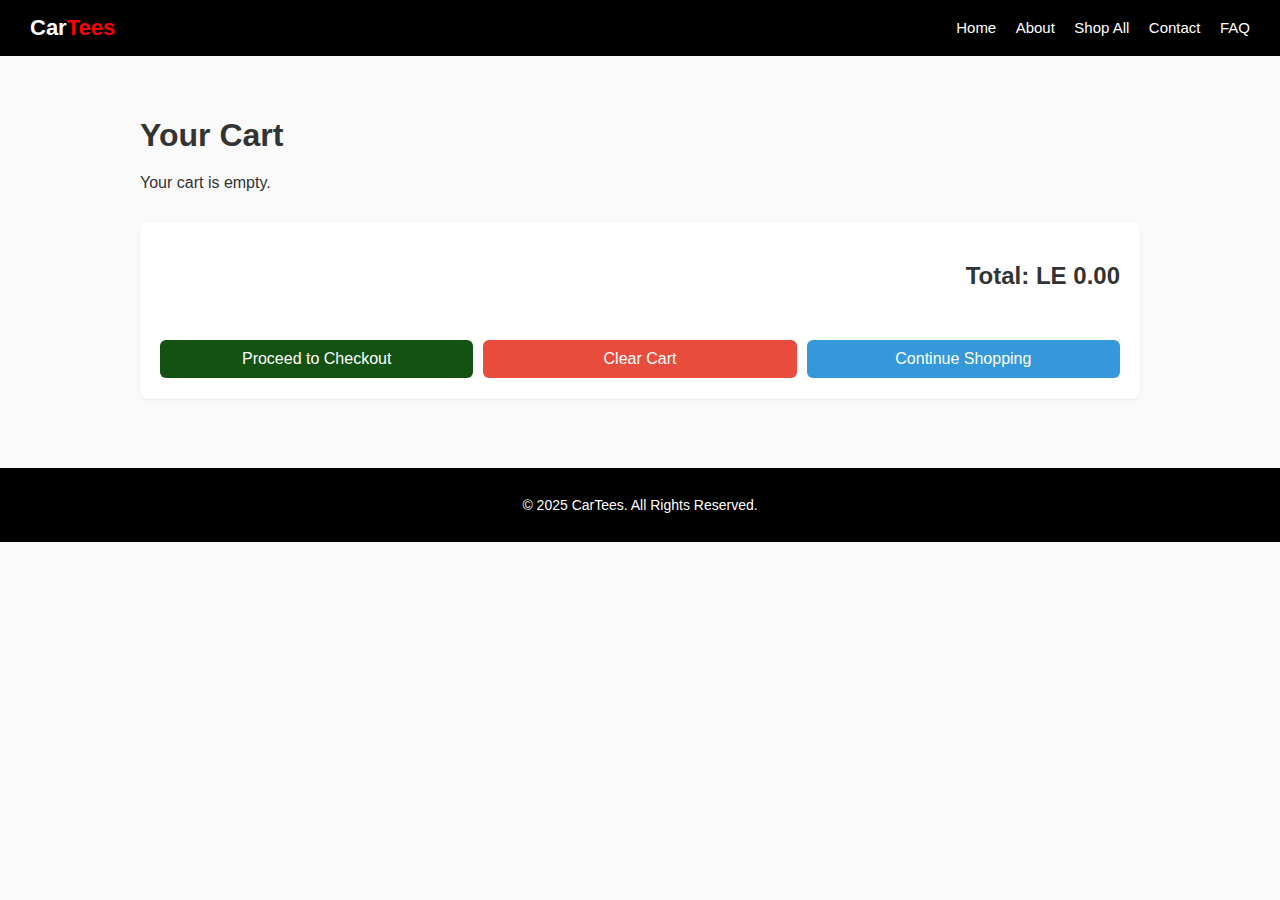
<file: docs/cart.html>
<!DOCTYPE html>
<html lang="en">
<head>
  <meta charset="UTF-8">
  <title>Shopping Cart | CarTees</title>
  <link rel="stylesheet" href="css/cart.css">
  <style>
    main { padding: 40px; max-width: 1000px; margin: auto; }
    h1 { margin-bottom: 20px; }
    .cart-item { display: flex; align-items: center; border-bottom: 1px solid #ddd; padding: 15px 0; gap: 20px; }
    .cart-item img { width: 120px; object-fit: contain; }
    .cart-item-info { flex: 1; }
    .quantity-controls { display: flex; align-items: center; gap: 10px; margin: 10px 0; }
    .qty-btn { padding: 5px 10px; cursor: pointer; }
    .remove-btn { padding: 5px 10px; background: #e74c3c; color: #fff; border: none; cursor: pointer; border-radius: 5px; }
    .remove-btn:hover { background: #c0392b; }
    .cart-summary { margin-top: 30px; text-align: right; }
    .cart-actions { margin-top: 15px; display: flex; gap: 10px; justify-content: flex-end; flex-wrap: wrap; }
    .cart-actions button { padding: 10px 20px; border: none; border-radius: 6px; cursor: pointer; background: #145214; color: #fff; }
    .cart-actions button.clear-btn { background: #e74c3c; }
    .cart-actions button.continue-btn { background: #3498db; }
    .cart-actions button:hover { opacity: 0.9; }
  </style>
</head>
<body>

  <!-- Navbar -->
  <header>
    <div class="logo">Car<span>Tees</span></div>
    <nav class="nav-links">
      <a href="index.html">Home</a>
      <a href="about.html">About</a>
      <a href="shop.html">Shop All</a>
      <a href="contact.html">Contact</a>
      <a href="faq.html">FAQ</a>
    </nav>
  </header>

  <!-- Cart Content -->
  <main>
    <h1>Your Cart</h1>
    <div id="cart-items"></div>

    <div class="cart-summary">
      <h2>Total: <span id="cart-total">LE 0.00</span></h2>
      <div class="cart-actions">
        <button class="checkout-btn" onclick="window.location.href='checkout.html'">Proceed to Checkout</button>
        <button class="clear-btn" onclick="clearCart()">Clear Cart</button>
        <button class="continue-btn" onclick="window.location.href='shop.html'">Continue Shopping</button>
      </div>
    </div>
  </main>

  <!-- Footer -->
  <footer>
    <p>© 2025 CarTees. All Rights Reserved.</p>
  </footer>

  <script>
    function loadCart() {
      const cart = JSON.parse(localStorage.getItem("cart")) || [];
      const container = document.getElementById("cart-items");
      let total = 0;

      if (cart.length === 0) {
        container.innerHTML = "<p>Your cart is empty.</p>";
        document.getElementById("cart-total").textContent = "LE 0.00";
        return;
      }

      container.innerHTML = ""; // Clear previous items

      cart.forEach((item, index) => {
        const itemTotal = item.price * item.quantity;
        total += itemTotal;

        const sizeText = item.size ? item.size : "Default";

        // ✅ FIX: Normalize image path correctly
        let imgPath = item.image.replace(/^\/+/, ""); // remove leading slashes
        if (!imgPath.startsWith("images/")) {
          imgPath = "images/" + imgPath;
        }

        const cartItem = document.createElement("div");
        cartItem.className = "cart-item";
        cartItem.innerHTML = `
          <div class="cart-item-image">
            <img src="${imgPath}" alt="${item.name}" onerror="this.src='images/placeholder.png'">
          </div>
          <div class="cart-item-info">
            <p><strong>${item.name}</strong></p>
            <p>Size: ${sizeText}</p>
            <div class="quantity-controls">
              <button class="qty-btn" onclick="updateQuantity(${index}, -1)">−</button>
              <span>${item.quantity}</span>
              <button class="qty-btn" onclick="updateQuantity(${index}, 1)">+</button>
            </div>
            <p>Price: LE ${itemTotal.toFixed(2)}</p>
            <button class="remove-btn" onclick="removeFromCart(${index})">Remove</button>
          </div>
        `;
        container.appendChild(cartItem);
      });

      document.getElementById("cart-total").textContent = "LE " + total.toFixed(2);
    }

    function updateQuantity(index, change) {
      const cart = JSON.parse(localStorage.getItem("cart")) || [];
      if (!cart[index]) return;

      cart[index].quantity += change;

      if (cart[index].quantity <= 0) {
        cart.splice(index, 1);
      }

      localStorage.setItem("cart", JSON.stringify(cart));
      loadCart();
    }

    function removeFromCart(index) {
      const cart = JSON.parse(localStorage.getItem("cart")) || [];
      cart.splice(index, 1);
      localStorage.setItem("cart", JSON.stringify(cart));
      loadCart();
    }

    function clearCart() {
      localStorage.removeItem("cart");
      loadCart();
    }

    window.onload = loadCart;
  </script>
</body>
</html>
</file>
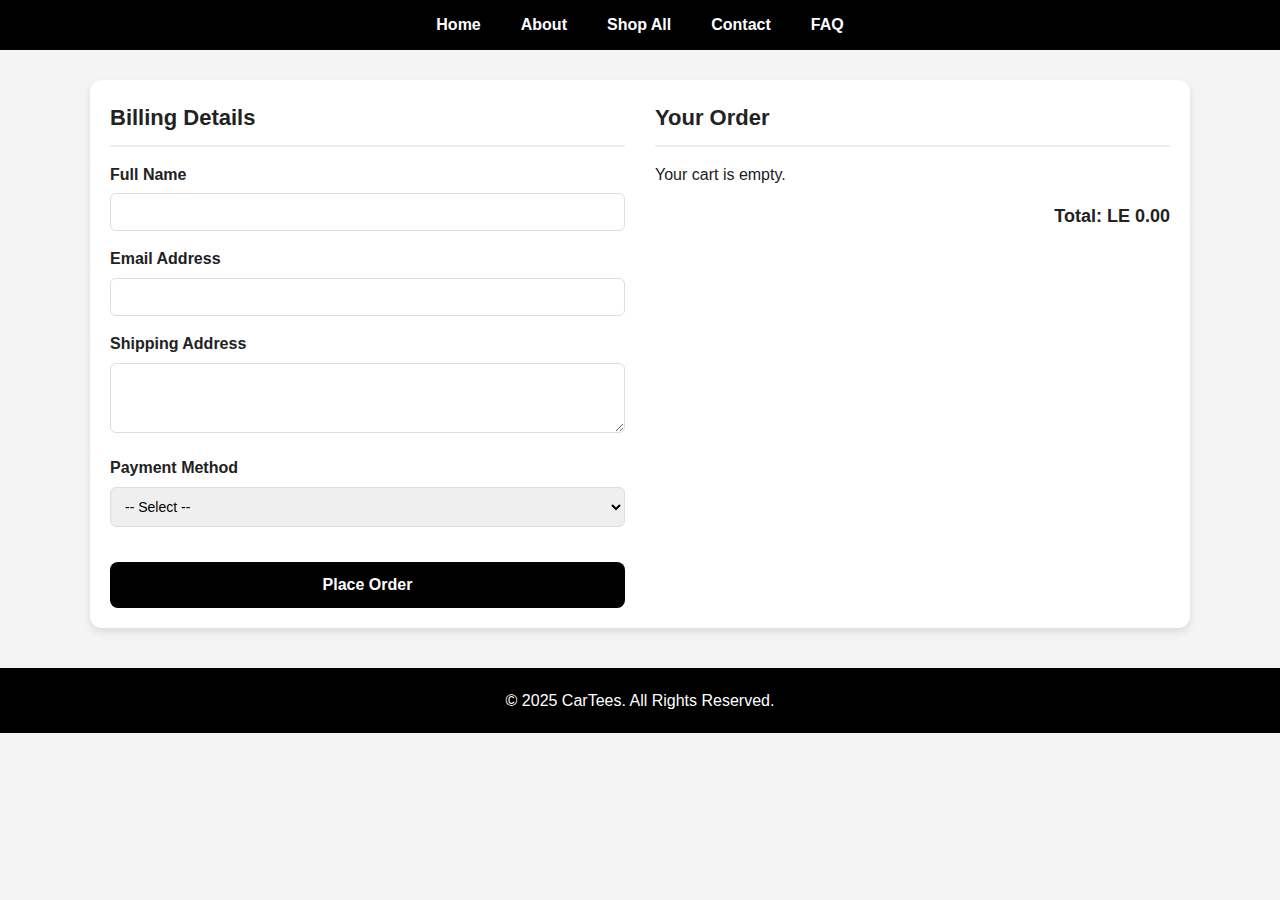
<file: docs/checkout.html>
<!DOCTYPE html>
<html lang="en">
<head>
  <meta charset="UTF-8">
  <title>Checkout | CarTees</title>
  <link rel="stylesheet" href="css/style.css"> <!-- main styles -->
  <link rel="stylesheet" href="css/checkout.css"> <!-- checkout page styles -->
  <script src="js/script.js" defer></script>
  <style>
    /* Navigation bar styles */
    .navbar {
      background-color: #000;
      color: #fff;
      display: flex;
      justify-content: center;
      padding: 12px 0;
      gap: 40px;
      font-weight: bold;
    }
    .navbar a {
      color: #fff;
      text-decoration: none;
      font-size: 16px;
      transition: color 0.3s;
    }
    .navbar a:hover {
      color: #ffcc00;
    }

    /* Small styling for payment instructions */
    .instapay-details {
      margin-top: 8px;
      font-size: 14px;
      color: #145214;
      display: none; /* hidden until InstaPay is chosen */
    }
  </style>
</head>
<body>

  <!-- Navigation Bar -->
  <div class="navbar">
    <a href="index.html">Home</a>
    <a href="about.html">About</a>
    <a href="shop.html">Shop All</a>
    <a href="contact.html">Contact</a>
    <a href="faq.html">FAQ</a>
  </div>

  <div class="container">
    <!-- Checkout Form -->
    <div class="checkout-form">
      <h2>Billing Details</h2>
      <form id="checkoutForm">
        <div class="form-group">
          <label for="name">Full Name</label>
          <input type="text" id="name" required>
        </div>
        <div class="form-group">
          <label for="email">Email Address</label>
          <input type="email" id="email" required>
        </div>
        <div class="form-group">
          <label for="address">Shipping Address</label>
          <textarea id="address" rows="3" required></textarea>
        </div>
        <div class="form-group">
          <label for="payment">Payment Method</label>
          <select id="payment" required>
            <option value="">-- Select --</option>
            <option value="cod">Cash on Delivery</option>
            <option value="instapay">InstaPay</option>
          </select>
          <div id="instapayInfo" class="instapay-details">
            💳 Send your payment to InstaPay account:  
            <strong>cartees@instapay</strong>  
            and include your Order ID in the transfer note.
          </div>
        </div>
        <button type="submit" class="checkout-btn">Place Order</button>
      </form>
    </div>

    <!-- Order Summary -->
    <div class="order-summary">
      <h2>Your Order</h2>
      <div id="order-items"></div>
      <p class="order-total">Total: LE <span id="order-total">0.00</span></p>
    </div>
  </div>

  <!-- Footer -->
  <footer>
    <p>© 2025 CarTees. All Rights Reserved.</p>
  </footer>

  <script>
    document.addEventListener("DOMContentLoaded", () => {
      const cart = JSON.parse(localStorage.getItem("cart")) || [];
      const orderItems = document.getElementById("order-items");
      const orderTotal = document.getElementById("order-total");
      let total = 0;

      if (cart.length === 0) {
        orderItems.innerHTML = "<p>Your cart is empty.</p>";
        orderTotal.textContent = "0.00";
      } else {
        cart.forEach(item => {
          let div = document.createElement("div");
          div.classList.add("order-item");
          div.innerHTML = `<span>${item.quantity} × ${item.name}</span> <span>LE ${(item.price * item.quantity).toFixed(2)}</span>`;
          orderItems.appendChild(div);
          total += item.price * item.quantity;
        });
        orderTotal.textContent = total.toFixed(2);
      }

      // Show InstaPay instructions if selected
      const paymentSelect = document.getElementById("payment");
      const instapayInfo = document.getElementById("instapayInfo");
      paymentSelect.addEventListener("change", () => {
        if (paymentSelect.value === "instapay") {
          instapayInfo.style.display = "block";
        } else {
          instapayInfo.style.display = "none";
        }
      });

      // Handle form submission
      document.getElementById("checkoutForm").addEventListener("submit", (e) => {
        e.preventDefault();
        const method = paymentSelect.value;
        if (method === "instapay") {
          alert("📲 Please complete your InstaPay transfer before we process your order.");
        } else if (method === "cod") {
          alert("💵 Your order will be collected Cash on Delivery.");
        }
        localStorage.removeItem("cart"); // clear cart
        window.location.href = "index.html";
      });
    });
  </script>

</body>
</html>
</file>
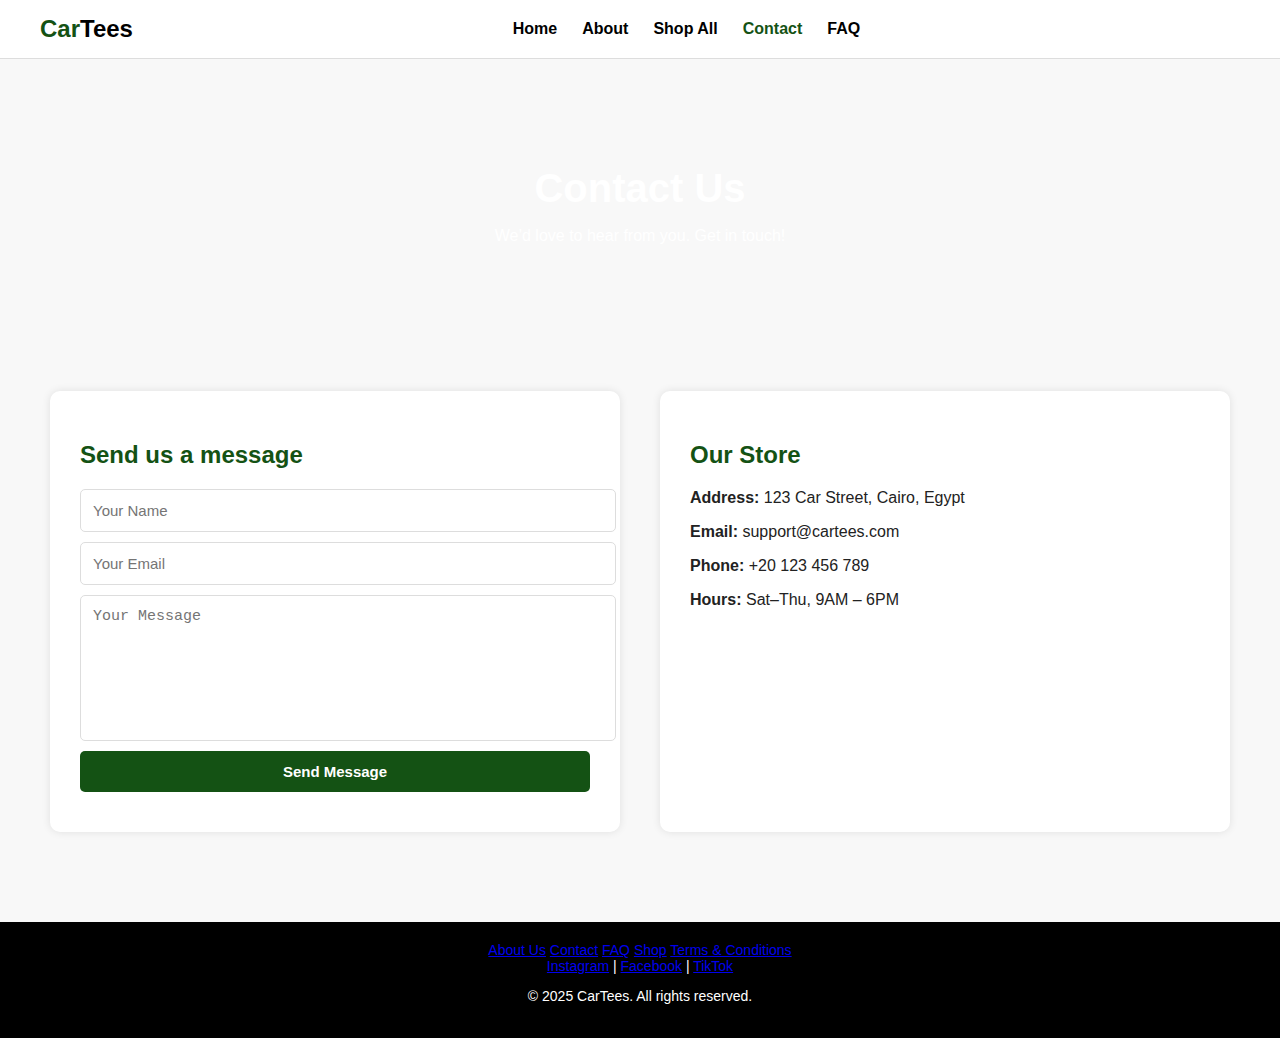
<file: docs/contact.html>
<!DOCTYPE html>
<html lang="en">
<head>
  <meta charset="UTF-8">
  <title>Contact | CarTees</title>
  <link rel="stylesheet" href="css/contact.css">
  <script src="js/contact.js" defer></script>
</head>
<body>
  <!-- Navbar -->
  <header>
  <div class="logo">Car<span>Tees</span></div>
    <nav class="nav-links">
      <a href="index.html">Home</a>
      <a href="about.html">About</a>
      <a href="shop.html">Shop All</a>
      <a href="contact.html" class="active">Contact</a>
      <a href="faq.html">FAQ</a>
    </nav>
</header>

  <!-- Contact Section -->
  <section class="contact-hero">
    <h1>Contact Us</h1>
    <p>We’d love to hear from you. Get in touch!</p>
  </section>

  <main class="contact-container">
    <!-- Contact Form -->
    <div class="contact-form">
      <h2>Send us a message</h2>
      <form>
        <input type="text" placeholder="Your Name" required>
        <input type="email" placeholder="Your Email" required>
        <textarea placeholder="Your Message" required></textarea>
        <button type="submit">Send Message</button>
      </form>
    </div>

    <!-- Contact Info -->
    <div class="contact-info">
      <h2>Our Store</h2>
      <p><strong>Address:</strong> 123 Car Street, Cairo, Egypt</p>
      <p><strong>Email:</strong> support@cartees.com</p>
      <p><strong>Phone:</strong> +20 123 456 789</p>
      <p><strong>Hours:</strong> Sat–Thu, 9AM – 6PM</p>
    </div>
  </main>

  <!-- Footer -->
  <footer>
    <div class="footer-links">
      <a href="about.html">About Us</a>
      <a href="contact.html">Contact</a>
      <a href="faq.html">FAQ</a>
      <a href="shop.html">Shop</a>
      <a href="terms.html">Terms & Conditions</a>
    </div>
    <div class="socials">
      <a href="https://www.instagram.com/revvocartees/">Instagram</a> |
      <a href="#">Facebook</a> |
      <a href="#">TikTok</a>
    </div>
    <p>&copy; 2025 CarTees. All rights reserved.</p>
  </footer>
</body>
</html>
</file>
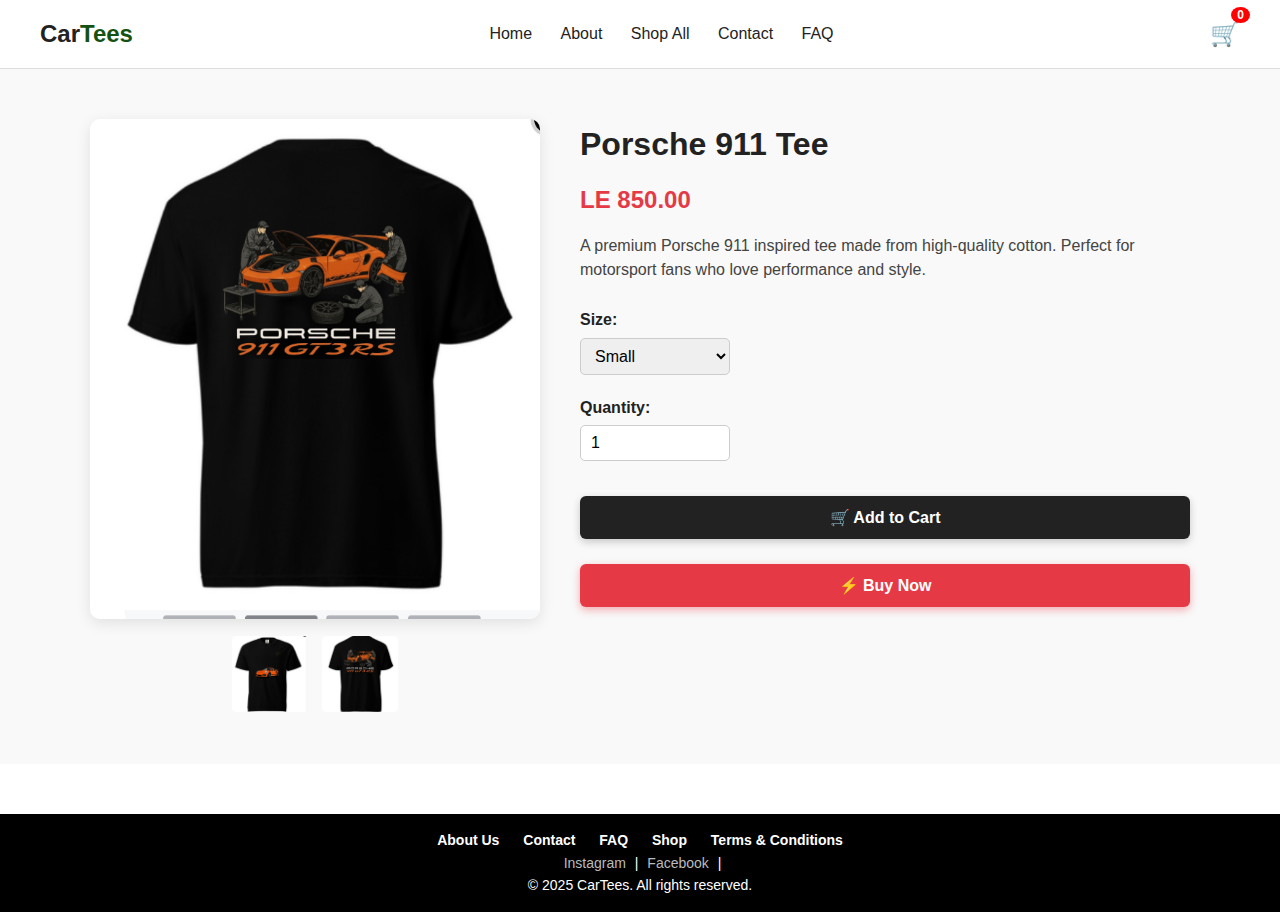
<file: docs/product1.html>
<!DOCTYPE html>
<html lang="en">
<head>
  <meta charset="UTF-8">
  <title>Porsche 911 Tee | CarTees</title>
  <link rel="stylesheet" href="css/style.css">
  <link rel="stylesheet" href="css/product.css">
</head>

<body>
  <!-- Custom Cart Modal -->
  <div id="cartModal" class="cart-modal">
    <div class="cart-modal-content">
      <p id="cartModalMessage"></p>
      <div class="cart-modal-buttons">
        <button id="viewCartBtn" onclick="window.location.href='cart.html'">View Cart</button>
        <button id="continueShoppingBtn" onclick="window.location.href='index.html'">Continue Shopping</button>
      </div>
    </div>
  </div>

  <!-- Navbar -->
  <header>
    <div class="logo"><a href="index.html">Car<span>Tees</span></a></div>
    <nav class="nav-links">
      <a href="index.html">Home</a>
      <a href="about.html">About</a>
      <a href="shop.html">Shop All</a>
      <a href="contact.html">Contact</a>
      <a href="faq.html">FAQ</a>
    </nav>
    <div class="icons">
      <!-- Cart -->
      <div class="cart-icon" onclick="window.location.href='cart.html'">
        🛒 <span id="cart-count">0</span>
      </div>
    </div>
  </header>

  <!-- Product Section -->
  <main class="product-page">
    <div class="product-container">
      
      <!-- Product Images -->
      <div class="product-image">
        <img id="mainImage" src="images/911Back.png" alt="Porsche 911 Tee">

        <!-- Thumbnails -->
        <div class="thumbnails">
          <img src="images/911Front.png" alt="Front view" onclick="changeImage('images/911Front.png')">
          <img src="images/911Back.png" alt="Back view" onclick="changeImage('images/911Back.png')">
        </div>
      </div>

      <!-- Product Details -->
      <div class="product-details">
        <h1>Porsche 911 Tee</h1>
        <p class="price">LE 850.00</p>
        <p class="description">
          A premium Porsche 911 inspired tee made from high-quality cotton. 
          Perfect for motorsport fans who love performance and style.
        </p>

        <!-- Size Selector -->
        <div class="option-group">
          <label for="size">Size:</label>
          <select id="size" name="size">
            <option>Small</option>
            <option>Medium</option>
            <option>Large</option>
            <option>X-Large</option>
          </select>
        </div>

        <!-- Quantity Selector -->
        <div class="option-group">
          <label for="quantity">Quantity:</label>
          <input type="number" id="quantity" value="1" min="1">
        </div>

        <!-- Buttons -->
        <div class="buttons">
          <button class="btn add-to-cart"
            onclick="addToCartWithPopup('Porsche 911 Tee', 850, 'images/911Back.png')">
            🛒 Add to Cart
          </button>

          <button class="btn buy-now"
            onclick="addToCart('Porsche 911 Tee', 850, 'images/911Back.png', false); window.location.href='checkout.html';">
            ⚡ Buy Now
          </button>
        </div>
      </div>
  </main>

  <!-- Footer -->
  <footer>
    <div class="footer-links">
      <a href="about.html">About Us</a>
      <a href="contact.html">Contact</a>
      <a href="faq.html">FAQ</a>
      <a href="shop.html">Shop</a>
      <a href="terms.html">Terms & Conditions</a>
    </div>
    <div class="socials">
      <a href="https://www.instagram.com/revvocartees/">Instagram</a> |
      <a href="#">Facebook</a> |
    </div>
    <p>&copy; 2025 CarTees. All rights reserved.</p>
  </footer>

  <script src="js/script.js"></script>
  <script src="js/product.js"></script>
  <script>
    // Toggle search
    const searchToggle = document.getElementById("searchToggle");
    const searchWrapper = document.getElementById("searchWrapper");
    searchToggle.addEventListener("click", function(e) {
      e.preventDefault();
      searchWrapper.classList.toggle("active");
      if (searchWrapper.classList.contains("active")) {
        document.getElementById("searchInput").focus();
      }
    });

    // Update cart count
    function updateCartCount() {
      const cart = JSON.parse(localStorage.getItem("cart")) || [];
      const count = cart.reduce((acc, item) => acc + item.quantity, 0);
      document.getElementById("cart-count").textContent = count;
    }
    window.onload = updateCartCount;
  </script>
</body>
</html>
</file>
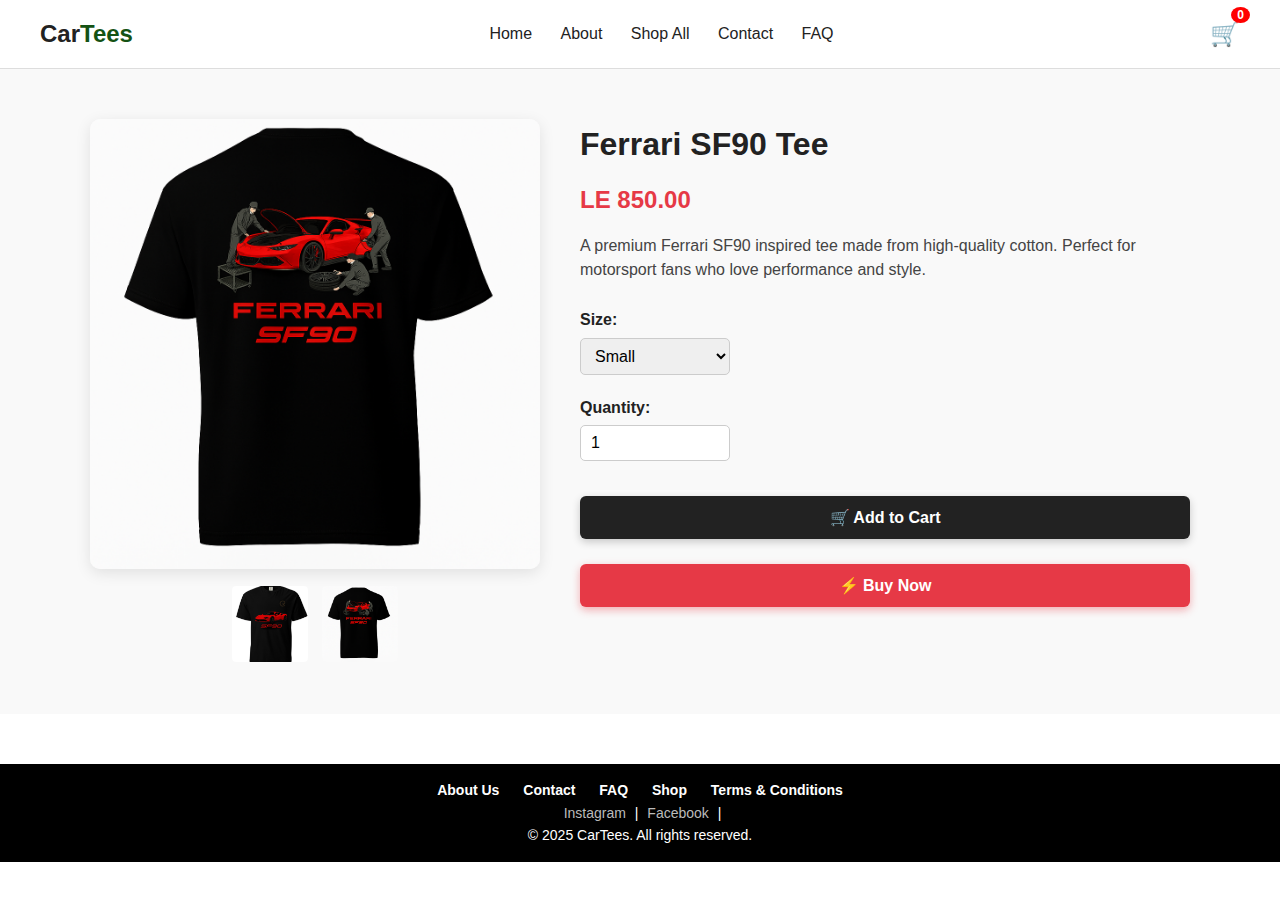
<file: docs/product2.html>
<!DOCTYPE html>
<html lang="en">
<head>
  <meta charset="UTF-8">
  <title>Ferrari SF90 Tee | CarTees</title>
  <link rel="stylesheet" href="css/style.css">
  <link rel="stylesheet" href="css/product.css">
</head>

<body>

  <!-- ✅ Custom Cart Modal -->
  <div id="cartModal" class="cart-modal">
    <div class="cart-modal-content">
      <p id="cartModalMessage"></p>
      <div class="cart-modal-buttons">
        <button id="viewCartBtn">View Cart</button>
        <button id="continueShoppingBtn">Continue Shopping</button>
      </div>
    </div>
  </div>

  <!-- ✅ Navbar -->
  <header>
    <div class="logo">Car<span>Tees</span></div>
    <nav class="nav-links">
      <a href="index.html">Home</a>
      <a href="about.html">About</a>
      <a href="shop.html">Shop All</a>
      <a href="contact.html">Contact</a>
      <a href="faq.html">FAQ</a>
    </nav>
    <div class="cart-icon" onclick="window.location.href='cart.html'">
      🛒 <span id="cart-count">0</span>
    </div>
  </header>

  <!-- ✅ Product Section -->
  <main class="product-page">
    <div class="product-container">

      <!-- Product Images -->
      <div class="product-image">
        <img id="mainImage" src="images/SF90Back.png" alt="Ferrari SF90 Tee">

        <!-- Thumbnails -->
        <div class="thumbnails">
          <img src="images/SF90Front.png" alt="Front view" onclick="changeImage('images/SF90Front.png')">
          <img src="images/SF90Back.png" alt="Back view" onclick="changeImage('images/SF90Back.png')">
        </div>
      </div>

      <!-- Product Details -->
      <div class="product-details">
        <h1>Ferrari SF90 Tee</h1>
        <p class="price">LE 850.00</p>
        <p class="description">
          A premium Ferrari SF90 inspired tee made from high-quality cotton. 
          Perfect for motorsport fans who love performance and style.
        </p>

        <!-- Size Selector -->
        <div class="option-group">
          <label for="size">Size:</label>
          <select id="size" name="size">
            <option>Small</option>
            <option>Medium</option>
            <option>Large</option>
            <option>X-Large</option>
          </select>
        </div>

        <!-- Quantity Selector -->
        <div class="option-group">
          <label for="quantity">Quantity:</label>
          <input type="number" id="quantity" value="1" min="1">
        </div>

        <!-- Buttons -->
        <div class="buttons">
          <!-- ✅ Add to Cart -->
          <button class="btn add-to-cart"
            onclick="addToCartWithPopup('Ferrari SF90 Tee', 850, 'images/SF90Back.png')">
            🛒 Add to Cart
          </button>

          <!-- ✅ Buy Now -->
          <button class="btn buy-now"
            onclick="addToCart('Ferrari SF90 Tee', 850, 'images/SF90Back.png', false); window.location.href='checkout.html';">
            ⚡ Buy Now
          </button>
        </div>
      </div>
    </div>
  </main>

  <!-- ✅ Footer -->
  <footer>
    <div class="footer-links">
      <a href="about.html">About Us</a>
      <a href="contact.html">Contact</a>
      <a href="faq.html">FAQ</a>
      <a href="shop.html">Shop</a>
      <a href="terms.html">Terms & Conditions</a>
    </div>
    <div class="socials">
      <a href="https://www.instagram.com/revvocartees/">Instagram</a> |
      <a href="#">Facebook</a> |
    </div>
    <p>&copy; 2025 CarTees. All rights reserved.</p>
  </footer>

  <script src="js/script.js"></script>
  <script src="js/product.js"></script>
</body>
</html>
</file>
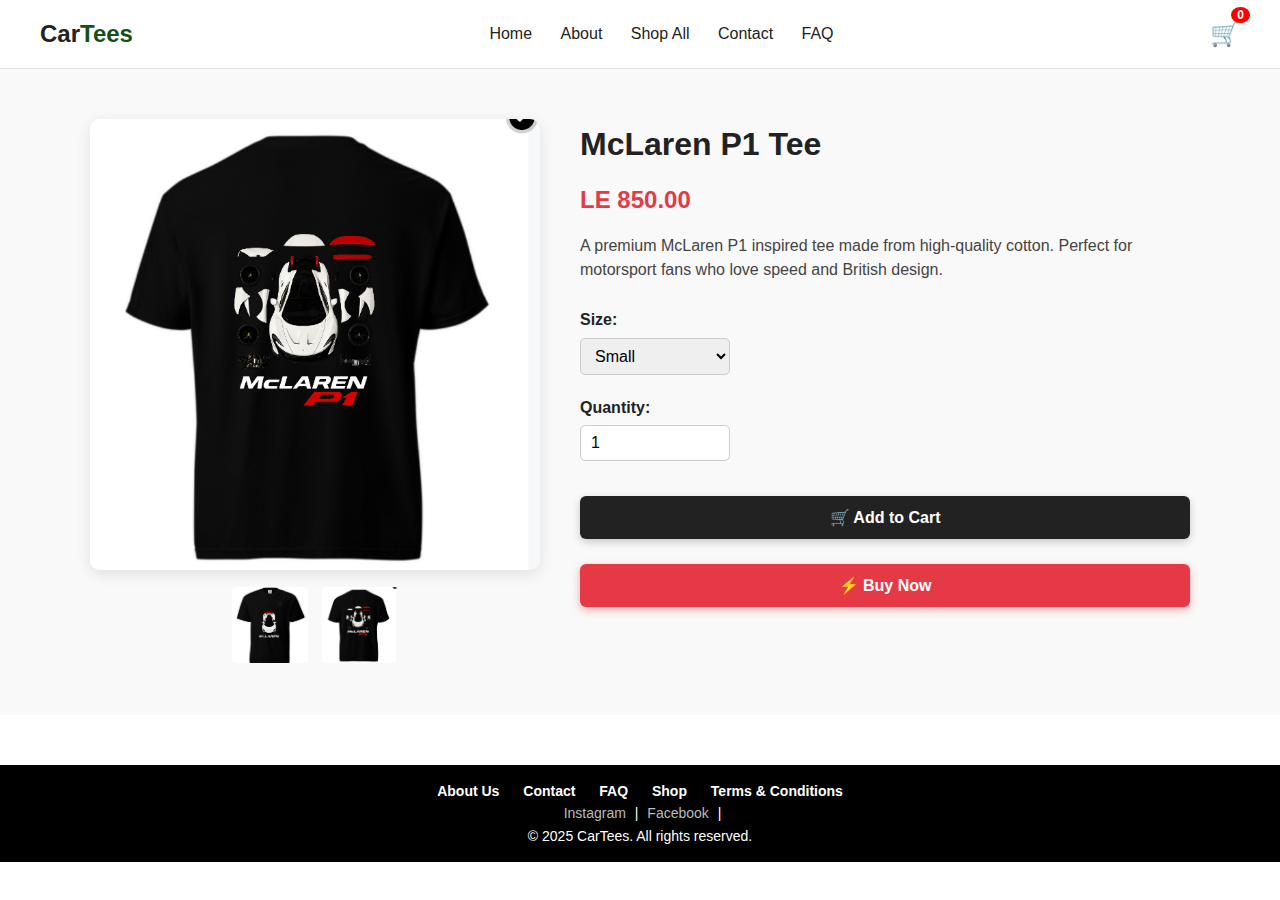
<file: docs/product3.html>
<!DOCTYPE html>
<html lang="en">
<head>
  <meta charset="UTF-8">
  <title>McLaren P1 Tee | CarTees</title>
  <link rel="stylesheet" href="css/style.css">
  <link rel="stylesheet" href="css/product.css">
</head>

<!-- Cart Modal -->
<div id="cartModal" class="cart-modal">
  <div class="cart-modal-content">
    <p id="cartModalMessage"></p>
    <div class="cart-modal-buttons">
      <button id="viewCartBtn">View Cart</button>
      <button id="continueShoppingBtn">Continue Shopping</button>
    </div>
  </div>
</div>

<body>
  

  <!-- Navbar -->
  <header>
    <div class="logo">Car<span>Tees</span></div>
    <nav class="nav-links">
      <a href="index.html">Home</a>
      <a href="about.html">About</a>
      <a href="shop.html">Shop All</a>
      <a href="contact.html">Contact</a>
      <a href="faq.html">FAQ</a>
    </nav>
    <div class="cart-icon" onclick="window.location.href='cart.html'">
        🛒 <span id="cart-count">0</span>
      </div>
  </header>

  <!-- Product Section -->
  <main class="product-page">
    <div class="product-container">
      
      <!-- Product Images -->
      <div class="product-image">
        <img id="mainImage" src="images/P1Back.png" alt="McLaren P1 Tee">

        <!-- Thumbnails -->
        <div class="thumbnails">
          <img src="images/P1Front.png" alt="Front view" onclick="changeImage('images/P1Front.png')">
          <img src="images/P1Back.png" alt="Back view" onclick="changeImage('images/P1Back.png')">
        </div>
      </div>

      <!-- Product Details -->
      <div class="product-details">
        <h1>McLaren P1 Tee</h1>
        <p class="price">LE 850.00</p>
        <p class="description">
          A premium McLaren P1 inspired tee made from high-quality cotton. 
          Perfect for motorsport fans who love speed and British design.
        </p>

        <!-- Size Selector -->
        <div class="option-group">
          <label for="size">Size:</label>
          <select id="size" name="size">
            <option>Small</option>
            <option>Medium</option>
            <option>Large</option>
            <option>X-Large</option>
          </select>
        </div>

        <!-- Quantity Selector -->
        <div class="option-group">
          <label for="quantity">Quantity:</label>
          <input type="number" id="quantity" value="1" min="1">
        </div>

        <!-- Buttons -->
        <div class="buttons">
          <!-- Add to Cart -->
          <button class="btn add-to-cart"
            onclick="addToCartWithPopup('McLaren P1 Tee', 850, 'images/P1Back.png')">
            🛒 Add to Cart
          </button>

          <!-- Buy Now -->
          <button class="btn buy-now"
            onclick="addToCart('McLaren P1 Tee', 850, 'images/P1Back.png', false); window.location.href='checkout.html';">
            ⚡ Buy Now
          </button>
        </div>
      </div>
    </div>
  </main>

  <!-- Footer -->
 <footer>
    <div class="footer-links">
      <a href="about.html">About Us</a>
      <a href="contact.html">Contact</a>
      <a href="faq.html">FAQ</a>
      <a href="shop.html">Shop</a>
      <a href="terms.html">Terms & Conditions</a>
    </div>
    <div class="socials">
      <a href="https://www.instagram.com/revvocartees/">Instagram</a> |
      <a href="#">Facebook</a> |
    </div>
    <p>&copy; 2025 CarTees. All rights reserved.</p>
  </footer>

  <script src="js/script.js"></script>
  <script src="js/product.js"></script>
</body>
</html>
</file>
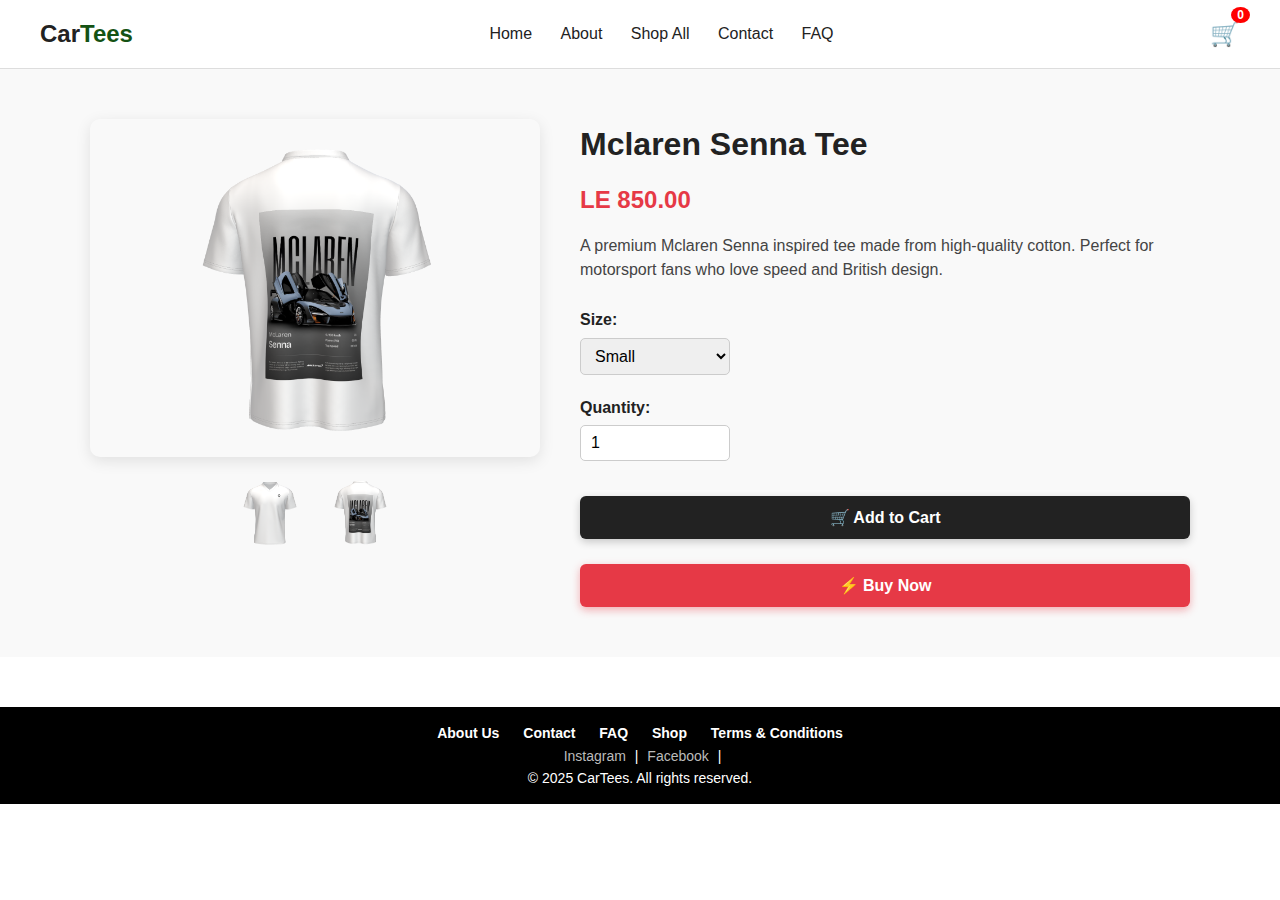
<file: docs/product4.html>
<!DOCTYPE html>
<html lang="en">
<head>
  <meta charset="UTF-8">
  <title>McLaren Senna Tee | CarTees</title>
  <link rel="stylesheet" href="css/style.css">
  <link rel="stylesheet" href="css/product.css">
</head>

<!-- Custom Cart Modal -->
<div id="cartModal" class="cart-modal">
  <div class="cart-modal-content">
    <p id="cartModalMessage"></p>
    <div class="cart-modal-buttons">
      <button id="viewCartBtn">View Cart</button>
      <button id="continueShoppingBtn">Continue Shopping</button>
    </div>
  </div>
</div>

<body>
 

  <!-- Navbar -->
  <header>
    <div class="logo">Car<span>Tees</span></div>
    <nav class="nav-links">
      <a href="index.html">Home</a>
      <a href="about.html">About</a>
      <a href="shop.html">Shop All</a>
      <a href="contact.html">Contact</a>
      <a href="faq.html">FAQ</a>
    </nav>
    <div class="cart-icon" onclick="window.location.href='cart.html'">
        🛒 <span id="cart-count">0</span>
      </div>
  </header>

  <!-- Product Section -->
  <main class="product-page">
    <div class="product-container">
      
      <!-- Product Images -->
      <div class="product-image">
        <img id="mainImage" src="images/SennaBack.png" alt="Mclaren Senna Tee">

        <!-- Thumbnails -->
        <div class="thumbnails">
          <img src="images/SennaFront.png" alt="Front view" onclick="changeImage('images/SennaFront.png')">
          <img src="images/SennaBack.png" alt="Back view" onclick="changeImage('images/SennaBack.png')">
        </div>
      </div>

      <!-- Product Details -->
      <div class="product-details">
        <h1>Mclaren Senna Tee</h1>
        <p class="price">LE 850.00</p>
        <p class="description">
          A premium Mclaren Senna inspired tee made from high-quality cotton. 
          Perfect for motorsport fans who love speed and British design.
        </p>

        <!-- Size Selector -->
        <div class="option-group">
          <label for="size">Size:</label>
          <select id="size" name="size">
            <option>Small</option>
            <option>Medium</option>
            <option>Large</option>
            <option>X-Large</option>
          </select>
        </div>

        <!-- Quantity Selector -->
        <div class="option-group">
          <label for="quantity">Quantity:</label>
          <input type="number" id="quantity" value="1" min="1">
        </div>

        <!-- Buttons -->
        <div class="buttons">
          <!-- ✅ Add to Cart -->
          <button class="btn add-to-cart"
            onclick="addToCartWithPopup('McLaren Senna Tee', 850, 'images/SennaBack.png')">
            🛒 Add to Cart
          </button>

          <!-- ✅ Buy Now -->
          <button class="btn buy-now"
            onclick="addToCart('McLaren Senna Tee', 850, 'images/SennaBack.png', false); window.location.href='checkout.html';">
            ⚡ Buy Now
          </button>
        </div>
      </div>
    </div>
  </main>

  <!-- Footer -->
  <footer>
    <div class="footer-links">
      <a href="about.html">About Us</a>
      <a href="contact.html">Contact</a>
      <a href="faq.html">FAQ</a>
      <a href="shop.html">Shop</a>
      <a href="terms.html">Terms & Conditions</a>
    </div>
    <div class="socials">
      <a href="https://www.instagram.com/revvocartees/">Instagram</a> |
      <a href="#">Facebook</a> |
    </div>
    <p>&copy; 2025 CarTees. All rights reserved.</p>
  </footer>

  <!-- ✅ Corrected JS paths -->
  <script src="js/script.js"></script>
  <script src="js/product.js"></script>
</body>
</html>
</file>
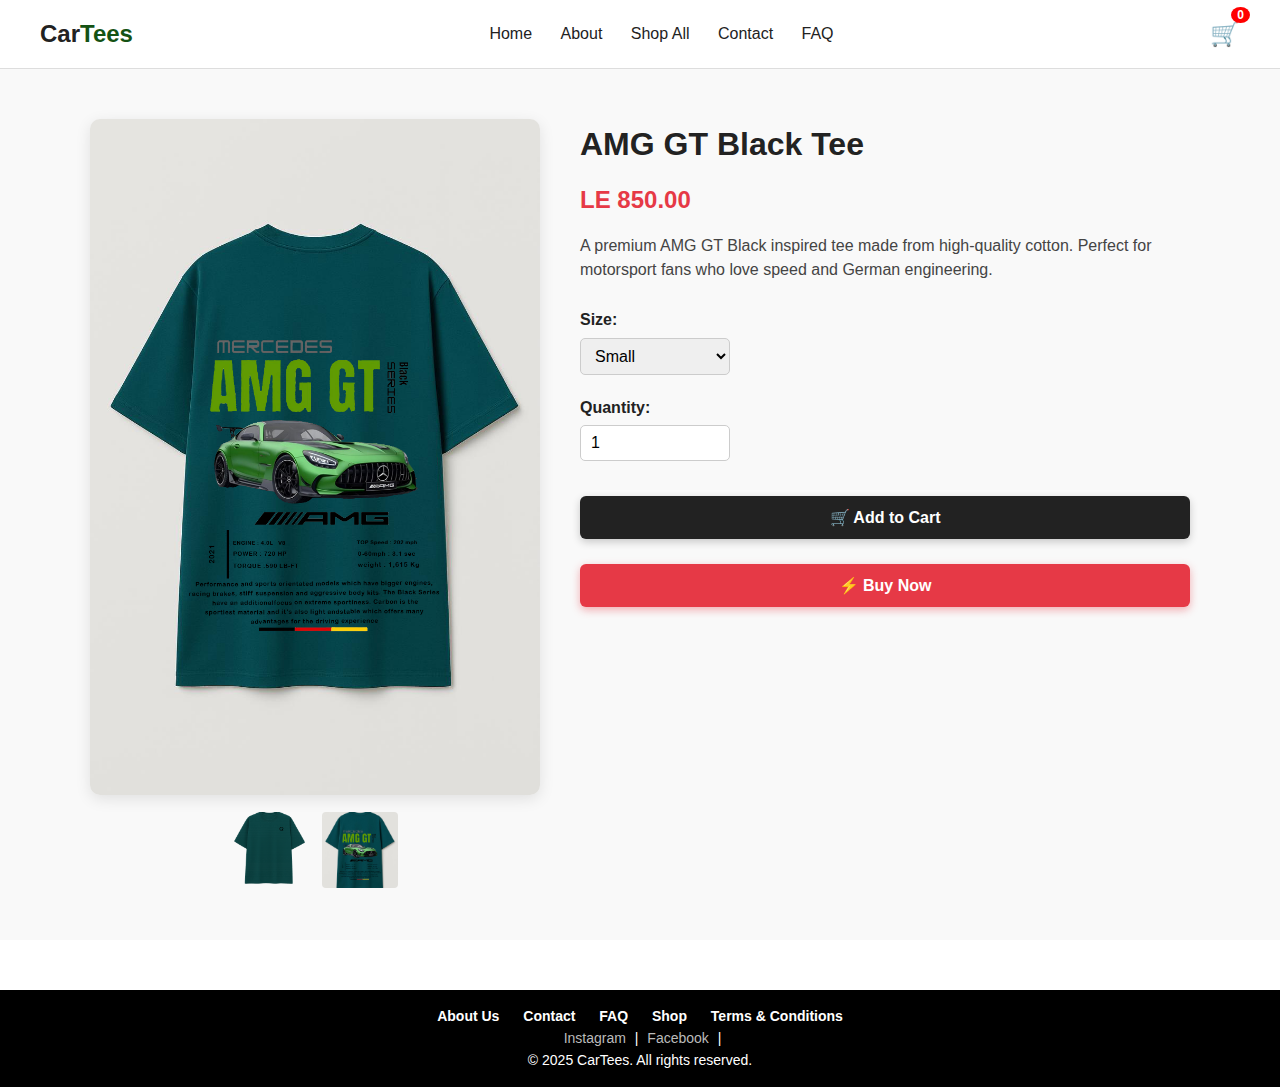
<file: docs/product5.html>
<!DOCTYPE html>
<html lang="en">
<head>
  <meta charset="UTF-8">
  <title>McLaren Senna Tee | CarTees</title>
  <link rel="stylesheet" href="css/style.css">
  <link rel="stylesheet" href="css/product.css">
</head>

<!-- Custom Cart Modal -->
<div id="cartModal" class="cart-modal">
  <div class="cart-modal-content">
    <p id="cartModalMessage"></p>
    <div class="cart-modal-buttons">
      <button id="viewCartBtn">View Cart</button>
      <button id="continueShoppingBtn">Continue Shopping</button>
    </div>
  </div>
</div>

<body>
 

  <!-- Navbar -->
  <header>
    <div class="logo">Car<span>Tees</span></div>
    <nav class="nav-links">
      <a href="index.html">Home</a>
      <a href="about.html">About</a>
      <a href="shop.html">Shop All</a>
      <a href="contact.html">Contact</a>
      <a href="faq.html">FAQ</a>
    </nav>
    <div class="cart-icon" onclick="window.location.href='cart.html'">
        🛒 <span id="cart-count">0</span>
      </div>
  </header>

  <!-- Product Section -->
  <main class="product-page">
    <div class="product-container">
      
      <!-- Product Images -->
      <div class="product-image">
        <img id="mainImage" src="images/GtBlackBack.png" alt="AMG GT Black Tee">

        <!-- Thumbnails -->
        <div class="thumbnails">
          <img src="images/GtBlackFront.png" alt="Front view" onclick="changeImage('images/GtBlackFront.png')">
          <img src="images/GtBlackBack.png" alt="Back view" onclick="changeImage('images/GtBlackBack.png')">
        </div>
      </div>

      <!-- Product Details -->
      <div class="product-details">
        <h1>AMG GT Black Tee</h1>
        <p class="price">LE 850.00</p>
        <p class="description">
          A premium AMG GT Black inspired tee made from high-quality cotton. 
          Perfect for motorsport fans who love speed and German engineering.
        </p>

        <!-- Size Selector -->
        <div class="option-group">
          <label for="size">Size:</label>
          <select id="size" name="size">
            <option>Small</option>
            <option>Medium</option>
            <option>Large</option>
            <option>X-Large</option>
          </select>
        </div>

        <!-- Quantity Selector -->
        <div class="option-group">
          <label for="quantity">Quantity:</label>
          <input type="number" id="quantity" value="1" min="1">
        </div>

        <!-- Buttons -->
        <div class="buttons">
          <!-- ✅ Add to Cart -->
          <button class="btn add-to-cart"
            onclick="addToCartWithPopup('AMG GT Black Tee', 850, 'images/GtBlackBack.png')">
            🛒 Add to Cart
          </button>

          <!-- ✅ Buy Now -->
          <button class="btn buy-now"
            onclick="addToCart('AMG GT Black Tee', 850, 'images/GtBlackBack.png', false); window.location.href='checkout.html';">
            ⚡ Buy Now
          </button>
        </div>
      </div>
    </div>
  </main>

  <!-- Footer -->
  <footer>
    <div class="footer-links">
      <a href="about.html">About Us</a>
      <a href="contact.html">Contact</a>
      <a href="faq.html">FAQ</a>
      <a href="shop.html">Shop</a>
      <a href="terms.html">Terms & Conditions</a>
    </div>
    <div class="socials">
      <a href="https://www.instagram.com/revvocartees/">Instagram</a> |
      <a href="#">Facebook</a> |
    </div>
    <p>&copy; 2025 CarTees. All rights reserved.</p>
  </footer>

  <!-- ✅ Corrected JS paths -->
  <script src="js/script.js"></script>
  <script src="js/product.js"></script>
</body>
</html>
</file>
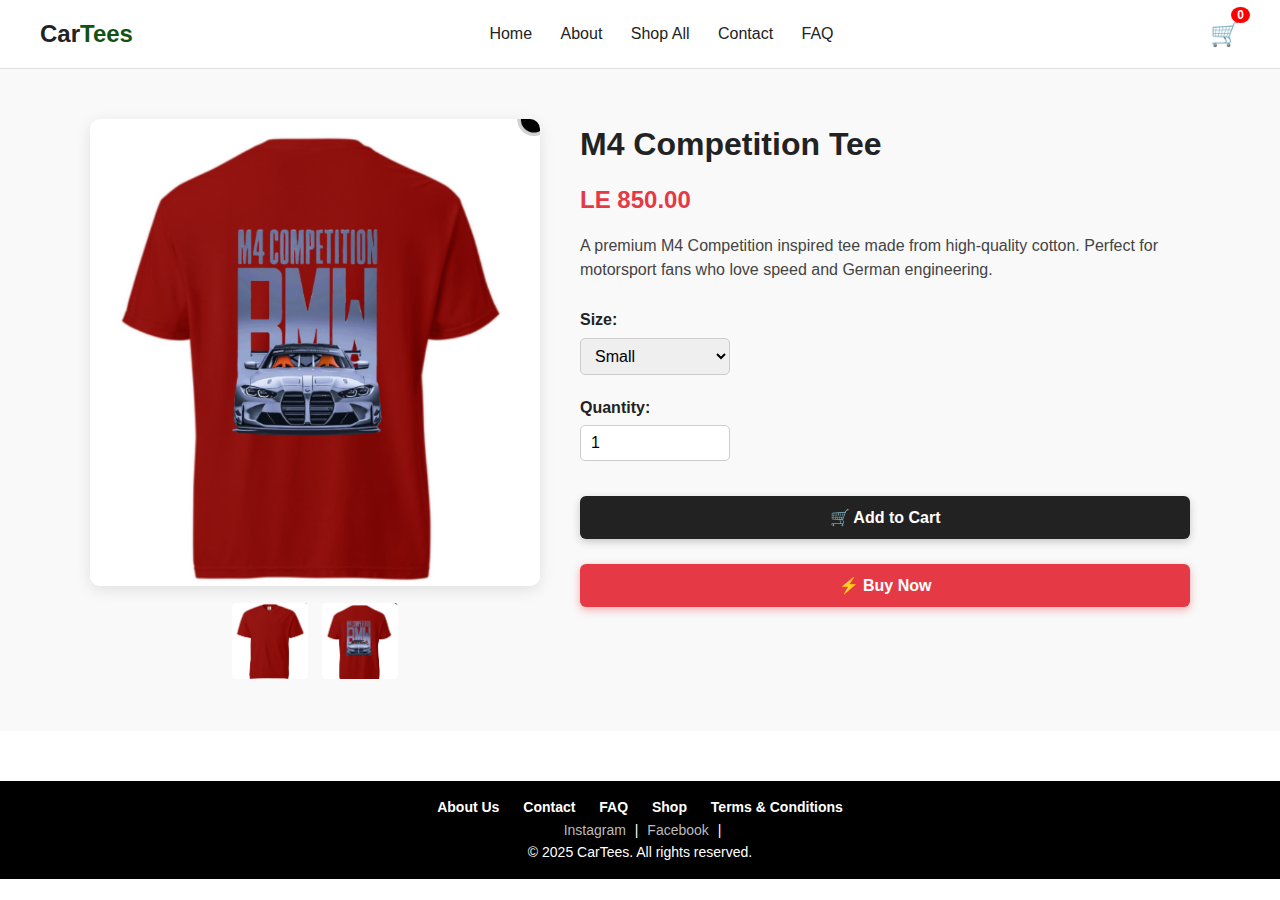
<file: docs/product6.html>
<!DOCTYPE html>
<html lang="en">
<head>
  <meta charset="UTF-8">
  <title>McLaren Senna Tee | CarTees</title>
  <link rel="stylesheet" href="css/style.css">
  <link rel="stylesheet" href="css/product.css">
</head>

<!-- Custom Cart Modal -->
<div id="cartModal" class="cart-modal">
  <div class="cart-modal-content">
    <p id="cartModalMessage"></p>
    <div class="cart-modal-buttons">
      <button id="viewCartBtn">View Cart</button>
      <button id="continueShoppingBtn">Continue Shopping</button>
    </div>
  </div>
</div>

<body>
 

  <!-- Navbar -->
  <header>
    <div class="logo">Car<span>Tees</span></div>
    <nav class="nav-links">
      <a href="index.html">Home</a>
      <a href="about.html">About</a>
      <a href="shop.html">Shop All</a>
      <a href="contact.html">Contact</a>
      <a href="faq.html">FAQ</a>
    </nav>
    <div class="cart-icon" onclick="window.location.href='cart.html'">
        🛒 <span id="cart-count">0</span>
      </div>
  </header>

  <!-- Product Section -->
  <main class="product-page">
    <div class="product-container">
      
      <!-- Product Images -->
      <div class="product-image">
        <img id="mainImage" src="images/M4 CompetitionBack.png" alt="M4 Competition Tee">

        <!-- Thumbnails -->
        <div class="thumbnails">
          <img src="images/M4 CompetitionFront.png" alt="Front view" onclick="changeImage('images/M4 CompetitionFront.png')">
          <img src="images/M4 CompetitionBack.png" alt="Back view" onclick="changeImage('images/M4 CompetitionBack.png')">
        </div>
      </div>

      <!-- Product Details -->
      <div class="product-details">
        <h1>M4 Competition Tee</h1>
        <p class="price">LE 850.00</p>
        <p class="description">
          A premium M4 Competition inspired tee made from high-quality cotton. 
          Perfect for motorsport fans who love speed and German engineering.
        </p>

        <!-- Size Selector -->
        <div class="option-group">
          <label for="size">Size:</label>
          <select id="size" name="size">
            <option>Small</option>
            <option>Medium</option>
            <option>Large</option>
            <option>X-Large</option>
          </select>
        </div>

        <!-- Quantity Selector -->
        <div class="option-group">
          <label for="quantity">Quantity:</label>
          <input type="number" id="quantity" value="1" min="1">
        </div>

        <!-- Buttons -->
        <div class="buttons">
          <!-- ✅ Add to Cart -->
          <button class="btn add-to-cart"
            onclick="addToCartWithPopup('M4 Competition Tee', 850, 'images/M4 CompetitionBack.png')">
            🛒 Add to Cart
          </button>

          <!-- ✅ Buy Now -->
          <button class="btn buy-now"
            onclick="addToCart('M4 Competition Tee', 850, 'images/M4 CompetitionBack.png', false); window.location.href='checkout.html';">
            ⚡ Buy Now
          </button>
        </div>
      </div>
    </div>
  </main>

  <!-- Footer -->
  <footer>
    <div class="footer-links">
      <a href="about.html">About Us</a>
      <a href="contact.html">Contact</a>
      <a href="faq.html">FAQ</a>
      <a href="shop.html">Shop</a>
      <a href="terms.html">Terms & Conditions</a>
    </div>
    <div class="socials">
      <a href="https://www.instagram.com/revvocartees/">Instagram</a> |
      <a href="#">Facebook</a> |
    </div>
    <p>&copy; 2025 CarTees. All rights reserved.</p>
  </footer>

  <!-- ✅ Corrected JS paths -->
  <script src="js/script.js"></script>
  <script src="js/product.js"></script>
</body>
</html>
</file>
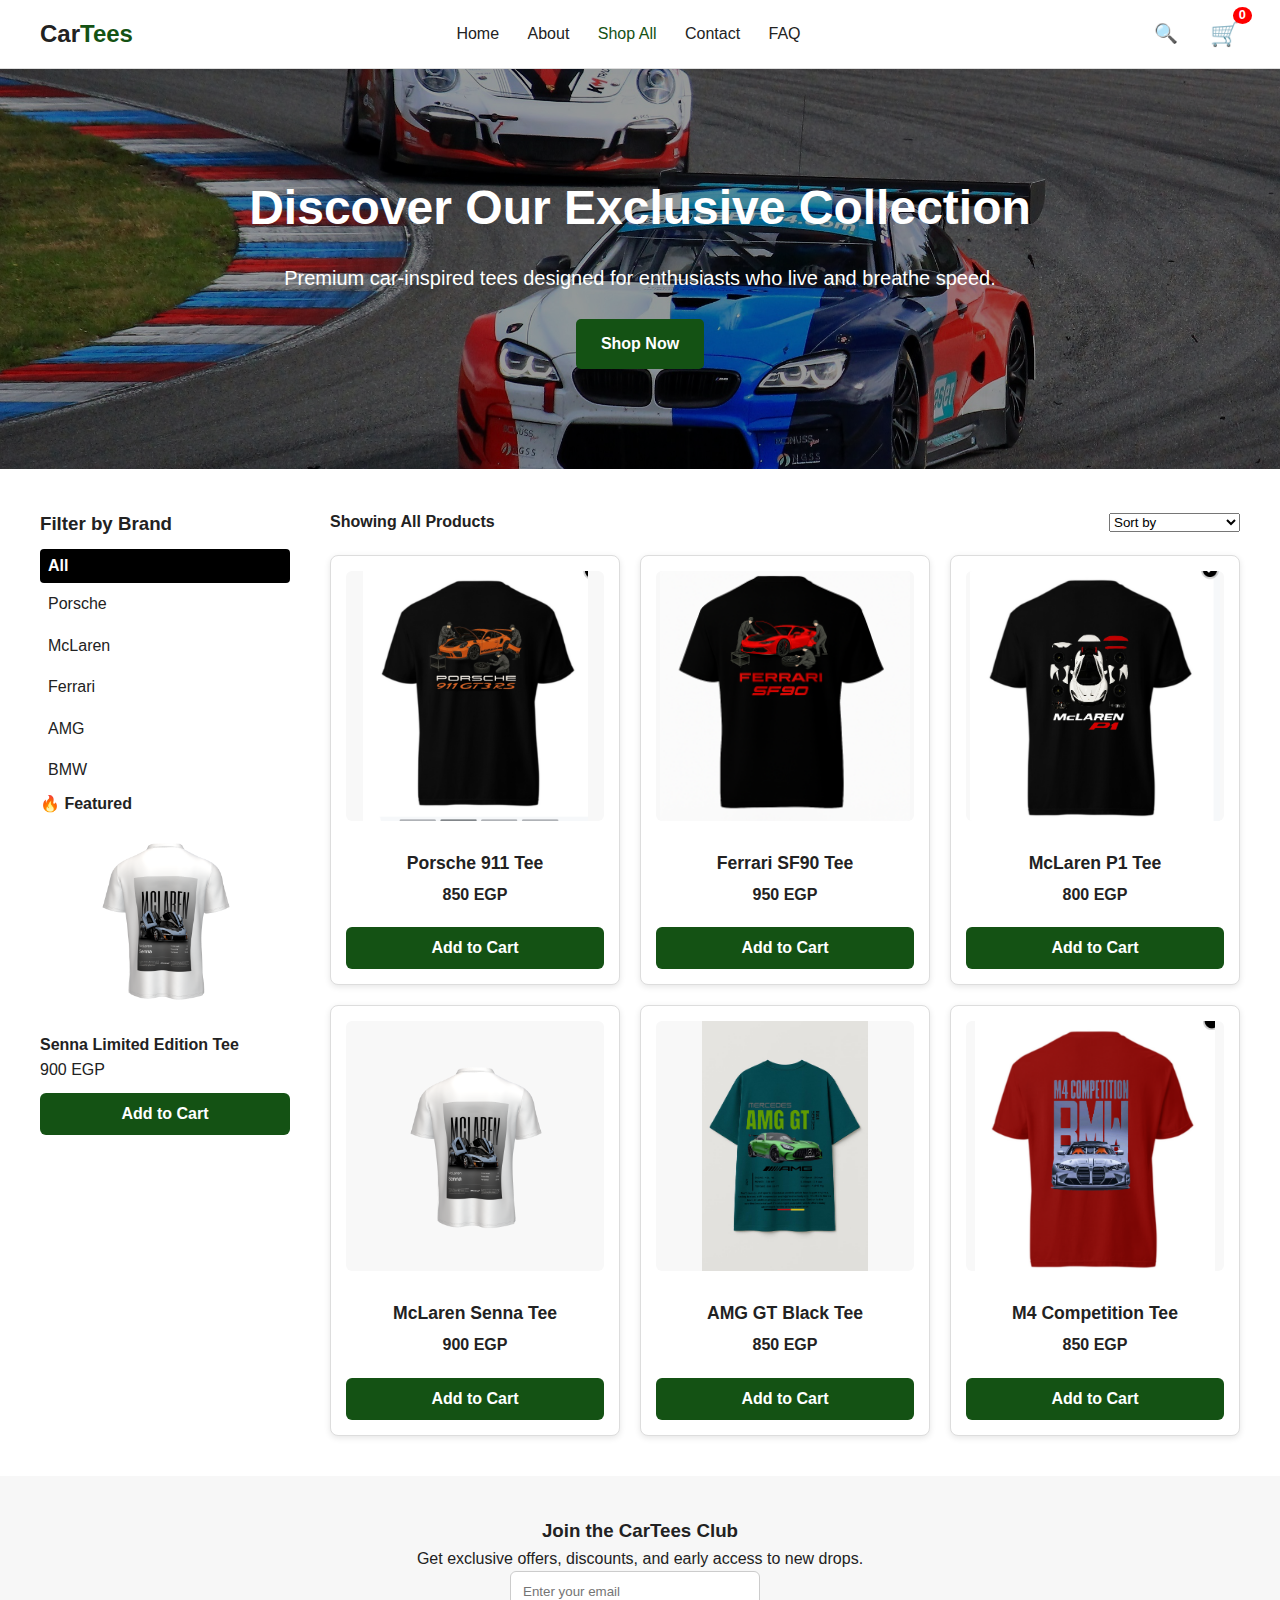
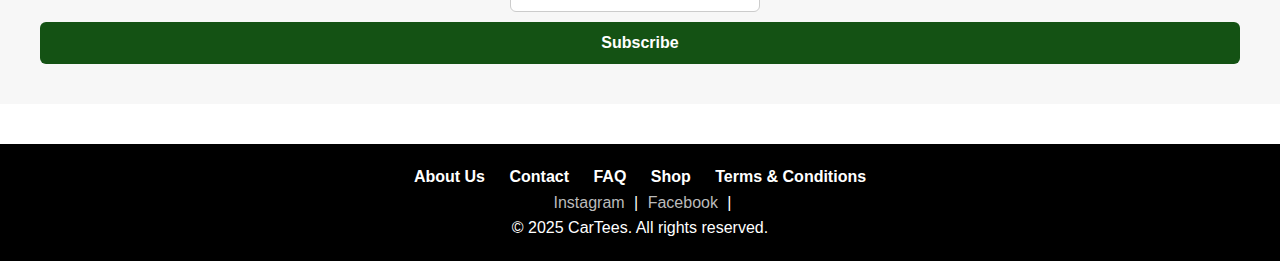
<file: docs/shop.html>
<!DOCTYPE html>
<html lang="en">
<head>
  <meta charset="UTF-8" />
  <meta name="viewport" content="width=device-width, initial-scale=1.0" />
  <meta name="description" content="Shop premium car-inspired t-shirts from Porsche, Ferrari, McLaren, and Lamborghini. Free shipping on all orders at CarTees." />
  <meta name="keywords" content="Car Tees, Porsche shirt, Ferrari shirt, McLaren shirt, Lamborghini shirt, motorsport clothing, racing tees" />
  <meta name="author" content="CarTees" />
  <title>Shop | CarTees</title>

  <!-- Same global CSS as home so navbar/cart styles apply -->
  <link rel="stylesheet" href="css/style.css" />
  <link rel="stylesheet" href="css/shop.css" />

  <script src="js/script.js" defer></script>
  <script src="js/shop.js" defer></script>
</head>
<body>

  <!-- Header -->
  <header class="navbar">
    <div class="logo">Car<span>Tees</span></div>

    <nav class="nav-links">
      <a href="index.html">Home</a>
      <a href="about.html">About</a>
      <a href="shop.html" class="active">Shop All</a>
      <a href="contact.html">Contact</a>
      <a href="faq.html">FAQ</a>
    </nav>

    <!-- Search + Cart grouped together -->
    <div class="icons">
      <div class="search-wrapper">
        <input type="text" id="searchInput" class="search-input" placeholder="Search products..." aria-label="Search products" />
        <a href="#" id="searchToggle" class="search-icon" aria-label="Search Products">🔍</a>
      </div>
      <div class="cart-icon" onclick="window.location.href='cart.html'">
        🛒 <span id="cart-count">0</span>
      </div>
    </div>
  </header>

  <!-- Hero Section -->
  <section class="hero">
    <div class="hero-text">
      <h1>Discover Our Exclusive Collection</h1>
      <p>Premium car-inspired tees designed for enthusiasts who live and breathe speed.</p>
      <a href="#productGrid" class="btn-primary">Shop Now</a>
    </div>
  </section>

  <!-- Main Layout -->
  <main>
    <!-- Sidebar -->
    <aside>
      <h3>Filter by Brand</h3>
      <ul id="brandFilter">
        <li data-brand="all" class="active">All</li>
        <li data-brand="porsche">Porsche</li>
        <li data-brand="mclaren">McLaren</li>
        <li data-brand="ferrari">Ferrari</li>
        <li data-brand="AMG">AMG</li>
        <li data-brand="BMW">BMW</li>
      </ul>

      <div class="featured">
        <h4>🔥 Featured</h4>
        <a href="product4.html">
          <img src="images/SennaBack.png" alt="McLaren Senna Tee Featured" />
        </a>
        <p><strong>Senna Limited Edition Tee</strong></p>
        <p class="price">900 EGP</p>
        <button class="btn-add" onclick="addToCart('McLaren Senna Tee', 900, 'images/SennaBack.png')">Add to Cart</button>
      </div>
    </aside>

    <!-- Products -->
    <section class="products">
      <div class="sortbar">
        <p><strong>Showing All Products</strong></p>
        <select id="sortSelect" aria-label="Sort Products">
          <option value="default">Sort by</option>
          <option value="low-high">Price: Low to High</option>
          <option value="high-low">Price: High to Low</option>
        </select>
      </div>

      <div class="grid" id="productGrid">
        <!-- Product 1 -->
        <div class="card" data-category="porsche" data-brand="porsche" data-price="850">
          <a href="product1.html">
            <img src="images/911Back.png" alt="Porsche 911 Tee" />
          </a>
          <h4>Porsche 911 Tee</h4>
          <p class="price">850 EGP</p>
          <button class="btn-add" onclick="addToCart('Porsche 911 Tee', 850, 'images/911Back.png')">Add to Cart</button>
        </div>

        <!-- Product 2 -->
        <div class="card" data-category="ferrari" data-brand="ferrari" data-price="950">
          <a href="product2.html">
            <img src="images/SF90Back.png" alt="Ferrari SF90 Tee" />
          </a>
          <h4>Ferrari SF90 Tee</h4>
          <p class="price">950 EGP</p>
          <button class="btn-add" onclick="addToCart('Ferrari SF90 Tee', 950, 'images/SF90Back.png')">Add to Cart</button>
        </div>

        <!-- Product 3 -->
        <div class="card" data-category="mclaren" data-brand="mclaren" data-price="800">
          <a href="product3.html">
            <img src="images/P1Back.png" alt="McLaren P1 Tee" />
          </a>
          <h4>McLaren P1 Tee</h4>
          <p class="price">800 EGP</p>
          <button class="btn-add" onclick="addToCart('McLaren P1 Tee', 800, 'images/P1Back.png')">Add to Cart</button>
        </div>

        <!-- Product 4 -->
        <div class="card" data-category="mclaren" data-brand="mclaren" data-price="900">
          <a href="product4.html">
            <img src="images/SennaBack.png" alt="McLaren Senna Tee" />
          </a>
          <h4>McLaren Senna Tee</h4>
          <p class="price">900 EGP</p>
          <button class="btn-add" onclick="addToCart('McLaren Senna Tee', 900, 'images/SennaBack.png')">Add to Cart</button>
        </div>

        <!-- Product 5 -->
        <div class="card" data-category="AMG" data-brand="AMG" data-price="850">
          <a href="product5.html">
            <img src="images/GtBlackBack.png" alt="AMG GT Black Tee" />
          </a>
          <h4>AMG GT Black Tee</h4>
          <p class="price">850 EGP</p>
          <button class="btn-add" onclick="addToCart('AMG GT Black Tee', 850, 'images/GtBlackBack.png')">Add to Cart</button>
        </div>

        <!-- Product 6 -->
        <div class="card" data-category="BMW" data-brand="BMW" data-price="850">
          <a href="product6.html">
            <img src="images/M4 CompetitionBack.png" alt="M4 Competition Tee" />
          </a>
          <h4>M4 Competition Tee</h4>
          <p class="price">850 EGP</p>
          <button class="btn-add" onclick="addToCart('M4 Competition Tee', 850, 'images/M4 CompetitionBack.png')">Add to Cart</button>
        </div>
      </div> <!-- ✅ Now the grid closes here -->
    </section>
  </main>

  <!-- Newsletter -->
  <section class="newsletter">
    <h3>Join the CarTees Club</h3>
    <p>Get exclusive offers, discounts, and early access to new drops.</p>
    <form id="newsletterForm">
      <input type="email" placeholder="Enter your email" required />
      <button type="submit" class="btn-primary">Subscribe</button>
    </form>
  </section>

  <!-- Footer -->
  <footer>
    <div class="footer-links">
      <a href="about.html">About Us</a>
      <a href="contact.html">Contact</a>
      <a href="faq.html">FAQ</a>
      <a href="shop.html">Shop</a>
      <a href="terms.html">Terms & Conditions</a>
    </div>
    <div class="socials">
      <a href="https://www.instagram.com/revvocartees/">Instagram</a> |
      <a href="#">Facebook</a> |
    </div>
    <p>&copy; 2025 CarTees. All rights reserved.</p>
  </footer>

  <!-- Cart Modal -->
  <div id="cartModal" class="cart-modal" aria-live="polite">
    <div class="cart-modal-content">
      <p>✅ Product added to cart!</p>
      <div class="cart-modal-buttons">
        <button id="continueShoppingBtn" class="btn-secondary">Continue Shopping</button>
        <button id="viewCartBtn" class="btn-primary">View Cart</button>
      </div>
    </div>
  </div>

  <script>
    // Search toggle
    (function () {
      const searchToggle = document.getElementById("searchToggle");
      const searchInput = document.getElementById("searchInput");
      if (searchToggle && searchInput) {
        searchToggle.addEventListener("click", (e) => {
          e.preventDefault();
          searchInput.classList.toggle("active");
          if (searchInput.classList.contains("active")) searchInput.focus();
        });
        document.addEventListener("click", (e) => {
          if (!e.target.closest(".search-wrapper")) searchInput.classList.remove("active");
        });
        document.addEventListener("keydown", (e) => {
          if (e.key === "Escape") searchInput.classList.remove("active");
        });
      }
    })();

    // Cart badge fallback
    (function () {
      const badge = document.getElementById("cart-count");
      if (badge) {
        try {
          const cart = JSON.parse(localStorage.getItem("cart")) || [];
          badge.textContent = cart.length;
        } catch (_) {
          badge.textContent = "0";
        }
      }
    })();

    // Brand filter from URL
    (function () {
      const urlParams = new URLSearchParams(window.location.search);
      const brandParam = urlParams.get("brand");
      if (brandParam) {
        const brand = brandParam.toLowerCase();
        const filterItems = document.querySelectorAll("#brandFilter li");
        const products = document.querySelectorAll("#productGrid .card");

        filterItems.forEach(item => {
          if (item.dataset.brand === brand) {
            item.classList.add("active");
          } else {
            item.classList.remove("active");
          }
        });

        products.forEach(card => {
          if (card.dataset.brand === brand) {
            card.style.display = "block";
          } else {
            card.style.display = "none";
          }
        });
      }
    })();
  </script>
</body>
</html>
</file>
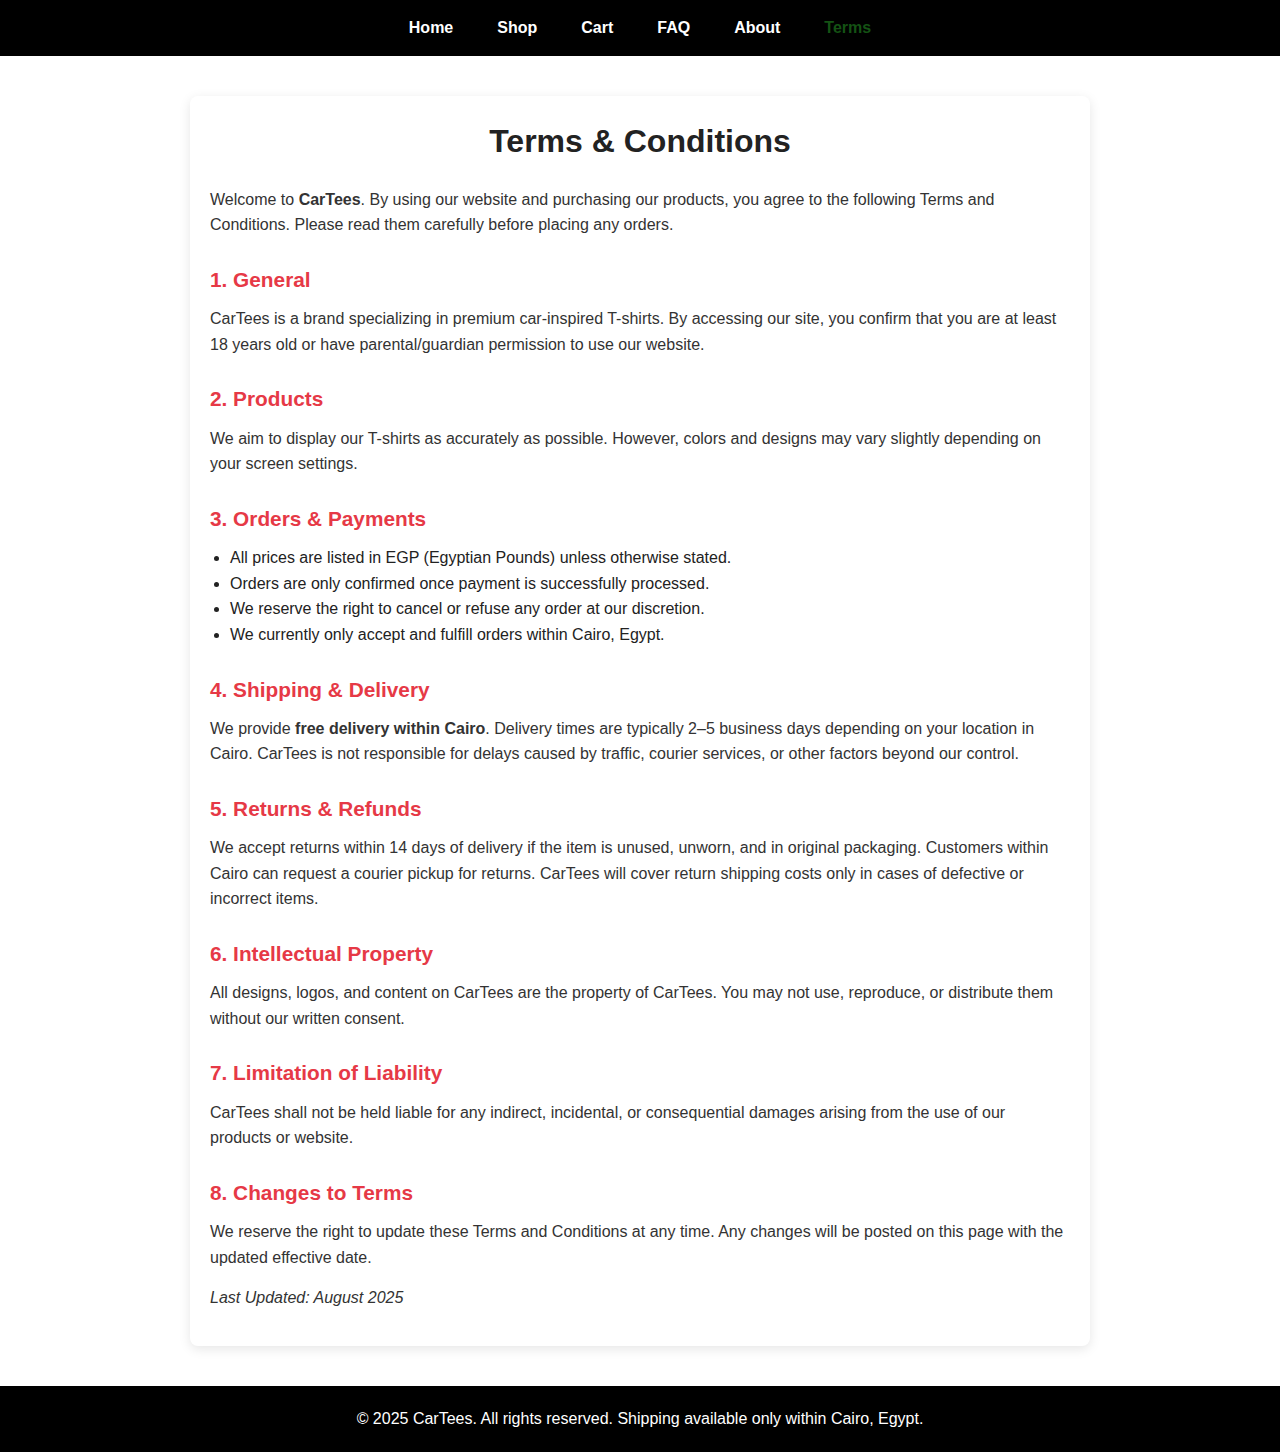
<file: docs/terms.html>
<!DOCTYPE html>
<html lang="en">
<head>
  <meta charset="UTF-8">
  <meta name="viewport" content="width=device-width, initial-scale=1.0">
  <title>Terms & Conditions | CarTees</title>
  <link rel="stylesheet" href="css/style.css">
  <style>
    .terms-container {
      max-width: 900px;
      margin: 40px auto;
      padding: 20px;
      background: #fff;
      border-radius: 8px;
      box-shadow: 0 3px 12px rgba(0,0,0,0.1);
      line-height: 1.6;
    }
    .terms-container h1 {
      font-size: 2rem;
      margin-bottom: 20px;
      text-align: center;
    }
    .terms-container h2 {
      margin-top: 25px;
      margin-bottom: 10px;
      font-size: 1.3rem;
      color: #e63946;
    }
    .terms-container p {
      margin-bottom: 15px;
      color: #333;
    }
    .terms-container ul {
      margin-left: 20px;
      margin-bottom: 15px;
    }

    /* Center navbar links */
    .navbar {
      display: flex;
      justify-content: center;
      gap: 20px;
      background: black;
      padding: 15px 0;
    }
    .navbar a {
      color: #fff;
      text-decoration: none;
      font-weight: bold;
      transition: color 0.3s;
    }
    .navbar a:hover {
      color: #d62828;
    }
  </style>
</head>
<body>

  <!-- Navbar -->
  <nav class="navbar">
    <a href="index.html">Home</a>
    <a href="shop.html">Shop</a>
    <a href="cart.html">Cart</a>
    <a href="faq.html">FAQ</a>
    <a href="about.html">About</a>
    <a href="terms.html" class="active">Terms</a>
  </nav>

  <!-- Terms Content -->
  <div class="terms-container">
    <h1>Terms & Conditions</h1>

    <p>Welcome to <strong>CarTees</strong>. By using our website and purchasing our products, you agree to the following Terms and Conditions. Please read them carefully before placing any orders.</p>

    <h2>1. General</h2>
    <p>CarTees is a brand specializing in premium car-inspired T-shirts. By accessing our site, you confirm that you are at least 18 years old or have parental/guardian permission to use our website.</p>

    <h2>2. Products</h2>
    <p>We aim to display our T-shirts as accurately as possible. However, colors and designs may vary slightly depending on your screen settings.</p>

    <h2>3. Orders & Payments</h2>
    <ul>
      <li>All prices are listed in EGP (Egyptian Pounds) unless otherwise stated.</li>
      <li>Orders are only confirmed once payment is successfully processed.</li>
      <li>We reserve the right to cancel or refuse any order at our discretion.</li>
      <li>We currently only accept and fulfill orders within Cairo, Egypt.</li>
    </ul>

    <h2>4. Shipping & Delivery</h2>
    <p>We provide <strong>free delivery within Cairo</strong>. Delivery times are typically 2–5 business days depending on your location in Cairo. CarTees is not responsible for delays caused by traffic, courier services, or other factors beyond our control.</p>

    <h2>5. Returns & Refunds</h2>
    <p>We accept returns within 14 days of delivery if the item is unused, unworn, and in original packaging. Customers within Cairo can request a courier pickup for returns. CarTees will cover return shipping costs only in cases of defective or incorrect items.</p>

    <h2>6. Intellectual Property</h2>
    <p>All designs, logos, and content on CarTees are the property of CarTees. You may not use, reproduce, or distribute them without our written consent.</p>

    <h2>7. Limitation of Liability</h2>
    <p>CarTees shall not be held liable for any indirect, incidental, or consequential damages arising from the use of our products or website.</p>

    <h2>8. Changes to Terms</h2>
    <p>We reserve the right to update these Terms and Conditions at any time. Any changes will be posted on this page with the updated effective date.</p>

    <p><em>Last Updated: August 2025</em></p>
  </div>

  <!-- Footer -->
  <footer>
    &copy; 2025 CarTees. All rights reserved. Shipping available only within Cairo, Egypt.
  </footer>

</body>
</html>
</file>
<file: docs/css/cart.css>
/* General Layout */
body {
  font-family: Arial, sans-serif;
  margin: 0;
  padding: 0;
  background: #fafafa;
  color: #333;
}

/* Header / Navbar */
header {
  background: black;
  color: white;
  padding: 15px 30px;
  display: flex;
  justify-content: space-between;
  align-items: center;
}

header .logo {
  font-size: 22px;
  font-weight: bold;
}

header .logo span {
  color: red;
}

nav a {
  color: white;
  margin-left: 15px;
  text-decoration: none;
  font-size: 15px;
}

nav a:hover {
  text-decoration: underline;
}

/* Main Content */
main {
  padding: 30px;
}

h1 {
  margin-bottom: 20px;
}

/* Cart Items */
.cart-item {
  display: flex;
  align-items: flex-start;
  border-bottom: 1px solid #ddd;
  padding: 15px;
  background: white;
  border-radius: 8px;
  margin-bottom: 15px;
  box-shadow: 0 2px 5px rgba(0,0,0,0.05);
  gap: 15px;
}

.cart-item img {
  width: 120px;
  height: 120px;
  border-radius: 8px;
  object-fit: contain;
  background: #f9f9f9;
  flex-shrink: 0;
}

.cart-item-info {
  flex: 1;
}

.cart-item-info h3 {
  margin: 0 0 5px;
  font-size: 16px;
}

.cart-item-info p {
  margin: 4px 0;
  font-size: 14px;
  color: #444;
}

/* Quantity Controls */
.quantity-controls {
  display: flex;
  align-items: center;
  gap: 8px;
  margin: 8px 0;
}

.quantity-controls button {
  background: #145214;
  color: white;
  border: none;
  padding: 5px 12px;
  border-radius: 4px;
  cursor: pointer;
  font-size: 16px;
  transition: 0.2s;
}

.quantity-controls button:hover {
  background: #0f3d0f;
}

.quantity-controls span {
  font-weight: bold;
  font-size: 14px;
}

/* Remove Button */
.remove-btn {
  background: red;
  color: white;
  padding: 7px 14px;
  border: none;
  border-radius: 5px;
  cursor: pointer;
  font-size: 14px;
  transition: 0.2s;
}

.remove-btn:hover {
  background: darkred;
}

/* Cart Summary */
.cart-summary {
  margin-top: 20px;
  padding: 20px;
  background: white;
  border-radius: 8px;
  text-align: right;
  box-shadow: 0 2px 5px rgba(0,0,0,0.05);
}

.cart-summary h2 {
  margin-bottom: 15px;
}

.checkout-btn {
  background: red;
  color: white;
  padding: 12px 25px;
  border: none;
  cursor: pointer;
  border-radius: 5px;
  font-size: 16px;
  transition: 0.2s;
}

.checkout-btn:hover {
  background: darkred;
}

/* ✅ Footer */
footer {
  text-align: center;
  background: black;   /* black background */
  color: white;        /* white text */
  padding: 15px;
  margin-top: 30px;
  font-size: 14px;
}

/* Responsive Design */
@media (max-width: 768px) {
  .cart-item {
    flex-direction: column;
    align-items: flex-start;
  }

  .cart-item img {
    width: 100%;
    max-width: 250px;
    height: auto;
    margin-bottom: 10px;
  }

  .cart-summary {
    text-align: center;
  }
}

.cart-summary {
  display: flex;
  flex-direction: column;
  gap: 20px;
  margin-top: 20px;
}

.cart-actions {
  display: flex;
  gap: 15px;
  flex-wrap: wrap;
}

.checkout-btn, .clear-btn, .continue-btn {
  flex: 1; /* equal width */
  padding: 12px 20px;
  border: none;
  border-radius: 5px;
  font-size: 16px;
  cursor: pointer;
  transition: background 0.3s ease;
  text-align: center;
}

.checkout-btn {
  background-color: #28a745; /* green */
  color: white;
}
.checkout-btn:hover {
  background-color: #218838;
}

.clear-btn {
  background-color: #dc3545; /* red */
  color: white;
}
.clear-btn:hover {
  background-color: #c82333;
}

.continue-btn {
  background-color: #007bff; /* blue */
  color: white;
}
.continue-btn:hover {
  background-color: #0069d9;
}
</file>
<file: docs/css/checkout.css>
body {
  font-family: Arial, sans-serif;
  background: #f4f4f4;
  margin: 0;
  padding: 0;
}

.container {
  max-width: 1100px;
  margin: 30px auto;
  background: white;
  padding: 20px;
  border-radius: 12px;
  box-shadow: 0 4px 8px rgba(0,0,0,0.1);
  display: flex;
  gap: 30px;
}

.checkout-form, .order-summary {
  flex: 1;
}

h2 {
  margin-bottom: 15px;
  border-bottom: 2px solid #eee;
  padding-bottom: 10px;
  font-size: 22px;
}

.form-group {
  margin-bottom: 15px;
}

.form-group label {
  display: block;
  margin-bottom: 6px;
  font-weight: bold;
}

.form-group input,
.form-group select,
.form-group textarea {
  width: 100%;
  padding: 10px;
  border: 1px solid #ddd;
  border-radius: 6px;
  font-size: 14px;
}

.order-item {
  display: flex;
  justify-content: space-between;
  margin-bottom: 10px;
  font-size: 14px;
}

.order-total {
  margin-top: 15px;
  font-size: 18px;
  font-weight: bold;
  text-align: right;
}

.checkout-btn {
  margin-top: 20px;
  width: 100%;
  padding: 14px;
  border: none;
  border-radius: 8px;
  background: #000;
  color: white;
  font-size: 16px;
  cursor: pointer;
  transition: 0.3s;
}

.checkout-btn:hover {
  background: #333;
}

/* 📱 Mobile Responsive */
@media (max-width: 768px) {
  .container {
    flex-direction: column;
  }
}
</file>
<file: docs/css/contact.css>
body {
  margin: 0;
  font-family: Arial, sans-serif;
  background: #f8f8f8;
  color: #222;
}

/* ===== Header (same as main site) ===== */
header {
  display: flex;
  justify-content: space-between;
  align-items: center;
  padding: 15px 40px;
  background: #fff;
  border-bottom: 1px solid #ddd;
}

.logo {
  font-size: 24px;
  font-weight: bold;
  color: #145214;
}

.logo span { 
  color: black; 
}

/* Centered Nav Links */
.nav-links {
  flex: 1;
  display: flex;
  justify-content: center;
  gap: 25px;
}

.nav-links a {
  text-decoration: none;
  color: black;
  font-weight: bold;
  font-size: 16px;
  transition: color 0.3s;
}

.nav-links a:hover { 
  color: #145214; 
}

.nav-links a.active {
  color: #145214;
}

/* Optional icons if needed */
.icons a { 
  margin-left: 10px; 
  font-size: 18px; 
  text-decoration: none; 
  color: black;
}

/* ===== Hero Section ===== */
.contact-hero {
  background: url("https://wallpaperaccess.com/full/298478.jpg") center/cover no-repeat;
  color: white;
  text-align: center;
  padding: 80px 20px;
}

.contact-hero h1 { 
  font-size: 40px; 
  margin-bottom: 10px; 
}

/* ===== Main Container ===== */
.contact-container {
  display: flex;
  justify-content: space-between;
  gap: 40px;
  padding: 50px;
}

.contact-form, 
.contact-info {
  flex: 1;
  background: white;
  padding: 30px;
  border-radius: 10px;
  box-shadow: 0 0 8px rgba(0,0,0,0.1);
}

.contact-form h2, 
.contact-info h2 {
  margin-bottom: 20px;
  color: #145214;
}

.contact-form input, 
.contact-form textarea, 
.contact-form button {
  display: block;
  width: 100%;
  margin: 10px 0;
  padding: 12px;
  border: 1px solid #ddd;
  border-radius: 5px;
  font-size: 15px;
}

.contact-form textarea {
  resize: none;
  height: 120px;
}

.contact-form button {
  background: #145214;
  color: white;
  border: none;
  cursor: pointer;
  font-weight: bold;
  transition: background 0.3s;
}

.contact-form button:hover { 
  background: #0e3e0e; 
}

/* ===== Footer ===== */
footer {
  background: #000; /* solid black */
  color: white;
  text-align: center;
  padding: 20px;
  margin-top: 40px;
  font-size: 14px;
}

/* ===== Responsive Design ===== */
@media (max-width: 768px) {
  .contact-container {
    flex-direction: column;
    padding: 20px;
  }

  .contact-form, 
  .contact-info {
    margin-bottom: 20px;
  }

  .contact-hero h1 {
    font-size: 28px;
  }
}
</file>
<file: docs/css/product.css>
/* =================== GLOBAL STYLES =================== */
body {
  margin: 0;
  font-family: Arial, sans-serif;
  background: #fff;
  color: #222;
}

/* Topbar */
.topbar {
  background: #145214;
  color: white;
  text-align: center;
  padding: 5px;
  font-size: 14px;
}

/* Navbar */
.navbar {
  display: flex;
  justify-content: center;
  background: #222;
  padding: 12px;
  gap: 25px;
}
.navbar a {
  color: white;
  text-decoration: none;
  font-weight: bold;
  transition: color 0.2s;
}
.navbar a:hover {
  color: #e63946;
}

/* =================== HEADER ICONS & SEARCH =================== */
.icons {
  display: flex;
  align-items: center;
  gap: 15px;
}

.icons a {
  font-size: 20px;
  color: #222;
  text-decoration: none;
  position: relative;
}

/* Cart count badge */
.cart-count {
  position: absolute;
  top: -6px;
  right: -10px;
  background: #e63946;
  color: #fff;
  font-size: 12px;
  font-weight: bold;
  padding: 2px 6px;
  border-radius: 50%;
}

/* Search wrapper */
.search-wrapper {
  display: flex;
  align-items: center;
  gap: 8px;
  position: relative;
}

.search-bar {
  position: absolute;
  right: 100%;
  top: 50%;
  transform: translateY(-50%);
  width: 0;
  opacity: 0;
  overflow: hidden;
  transition: width 0.4s ease, opacity 0.3s ease, padding 0.3s ease;
  background: white;
  border-radius: 6px;
  box-shadow: 0 4px 12px rgba(0,0,0,0.15);
  padding: 0;
}

.search-input {
  width: 0;
  opacity: 0;
  padding: 6px 0;
  font-size: 14px;
  border: 1px solid #ccc;
  border-radius: 20px;
  transition: all 0.3s ease;
}

.search-input.active {
  width: 180px;
  opacity: 1;
  padding: 6px 10px;
}

.search-bar.show {
  width: 240px;
  opacity: 1;
  padding: 5px;
}

.search-icon {
  font-size: 20px;
  cursor: pointer;
  text-decoration: none;
  color: #333;
}

/* Footer */
footer {
  background: #000;  /* ✅ Solid black */
  color: white;
  text-align: center;
  padding: 15px;
  margin-top: 50px;
  font-size: 14px;
}

/* =================== PRODUCT PAGE =================== */
.product-page {
  padding: 50px;
  background: #f9f9f9;
}

.product-container {
  display: flex;
  max-width: 1100px;
  margin: 0 auto;
  gap: 40px;
  align-items: flex-start;
  flex-wrap: wrap;
}

/* Left Side - Image + Thumbnails */
.product-image {
  display: flex;
  flex-direction: column;
  align-items: center;
  width: 100%;
  max-width: 450px;
  position: relative;
}

.product-image img#mainImage {
  width: 100%;
  border-radius: 10px;
  box-shadow: 0 4px 15px rgba(0,0,0,0.1);
  margin-bottom: 15px;
  transition: transform 0.3s ease;
  cursor: zoom-in;
}
.product-image img#mainImage:hover {
  transform: scale(1.05);
}

/* Thumbnails */
.thumbnails {
  display: flex;
  gap: 10px;
  flex-wrap: wrap;
  justify-content: center;
}

.thumbnails img {
  width: 80px;
  height: 80px;
  object-fit: cover;
  border-radius: 6px;
  border: 2px solid transparent;
  cursor: pointer;
  transition: all 0.2s;
}
.thumbnails img:hover,
.thumbnails img.active {
  border: 2px solid #e63946;
  transform: scale(1.05);
}

/* Right Side - Details */
.product-details {
  flex: 1;
  width: 100%;
}
.product-details h1 {
  font-size: 2rem;
  margin-bottom: 10px;
}
.product-details .price {
  font-size: 1.5rem;
  color: #e63946;
  font-weight: bold;
  margin-bottom: 15px;
}
.product-details .description {
  font-size: 1rem;
  color: #444;
  line-height: 1.5;
  margin-bottom: 25px;
}

/* Options */
.option-group {
  margin-bottom: 20px;
}
.option-group label {
  display: block;
  font-weight: bold;
  margin-bottom: 5px;
}
.option-group select,
.option-group input {
  padding: 8px 10px;
  font-size: 1rem;
  width: 150px;
  border: 1px solid #ccc;
  border-radius: 5px;
}

/* Buttons */
.buttons {
  display: flex;
  gap: 15px;
  margin-top: 25px;
  flex-wrap: wrap;
}
.btn {
  padding: 12px 20px;
  font-size: 1rem;
  border: none;
  cursor: pointer;
  border-radius: 6px;
  transition: all 0.3s ease;
  font-weight: bold;
}
.add-to-cart {
  background: #222;
  color: white;
  box-shadow: 0 3px 8px rgba(0,0,0,0.2);
}
.add-to-cart:hover {
  background: #444;
  transform: translateY(-2px);
}
.buy-now {
  background: #e63946;
  color: white;
  box-shadow: 0 3px 8px rgba(230,57,70,0.4);
}
.buy-now:hover {
  background: #c82333;
  transform: translateY(-2px);
}

/* =================== TRUST BADGES =================== */
.trust-badges {
  display: flex;
  gap: 20px;
  margin: 30px 0;
  flex-wrap: wrap;
}
.trust-badges div {
  flex: 1;
  min-width: 150px;
  text-align: center;
  background: #fff;
  border: 1px solid #eee;
  border-radius: 8px;
  padding: 15px;
  font-size: 0.9rem;
  box-shadow: 0 3px 10px rgba(0,0,0,0.05);
}

/* =================== REVIEWS =================== */
.reviews {
  margin-top: 50px;
}
.reviews h2 {
  font-size: 1.6rem;
  margin-bottom: 15px;
}
.review-card {
  background: #fff;
  padding: 15px;
  border-radius: 8px;
  margin-bottom: 15px;
  box-shadow: 0 3px 10px rgba(0,0,0,0.05);
}
.review-card strong {
  display: block;
  margin-bottom: 5px;
}
.stars {
  color: #f5b301;
  margin-bottom: 10px;
}

/* =================== RECOMMENDATIONS =================== */
.recommendations {
  margin-top: 60px;
}
.recommendations h2 {
  font-size: 1.6rem;
  margin-bottom: 20px;
}
.recommend-grid {
  display: grid;
  grid-template-columns: repeat(auto-fit,minmax(200px,1fr));
  gap: 20px;
}
.recommend-item {
  background: #fff;
  border-radius: 8px;
  text-align: center;
  padding: 15px;
  box-shadow: 0 3px 10px rgba(0,0,0,0.05);
  transition: transform 0.2s;
}
.recommend-item img {
  width: 100%;
  border-radius: 8px;
  margin-bottom: 10px;
}
.recommend-item:hover {
  transform: translateY(-5px);
}

/* =================== RESPONSIVE =================== */
@media (max-width: 1024px) {
  .product-container {
    flex-direction: column;
    gap: 30px;
  }
}

@media (max-width: 767px) {
  .product-page {
    padding: 20px 15px;
  }
  .product-details h1 {
    font-size: 1.6rem;
  }
  .product-details .price {
    font-size: 1.2rem;
  }
  .buttons {
    flex-direction: column;
    gap: 10px;
  }
  .btn {
    width: 100%;
    text-align: center;
  }
}

/* =================== CART MODAL =================== */
.cart-modal {
  display: none; /* hidden by default */
  position: fixed;
  z-index: 1000;
  left: 0;
  top: 0;
  width: 100%;
  height: 100%;
  background: rgba(0,0,0,0.4); /* dim background */
  justify-content: center;
  align-items: center;
}

/* Modal content (center box) */
.cart-modal-content {
  background: #fff;
  padding: 20px 30px;
  border-radius: 12px;
  box-shadow: 0 5px 15px rgba(0,0,0,0.3);
  max-width: 400px;
  text-align: center;
  animation: fadeIn 0.3s ease-in-out;
}

/* Buttons */
.cart-modal-buttons {
  margin-top: 15px;
  display: flex;
  justify-content: space-between;
  gap: 10px;
}

.cart-modal-buttons button {
  flex: 1;
  padding: 10px;
  border: none;
  border-radius: 8px;
  cursor: pointer;
  font-weight: bold;
}

#viewCartBtn {
  background: #145214;
  color: #fff;
}

#continueShoppingBtn {
  background: #145214;
}

/* Animation */
@keyframes fadeIn {
  from { transform: scale(0.9); opacity: 0; }
  to { transform: scale(1); opacity: 1; }
}
</file>
<file: docs/css/shop.css>
/* --- Search + Icons Layout --- */
.icons {
  display: flex;
  align-items: center;
  gap: 12px; /* even spacing between search + cart */
}
.search-wrapper {
  position: relative;
  display: flex;
  align-items: center;
}
.search-input {
  width: 0;
  opacity: 0;
  pointer-events: none;
  transition: width .25s ease, opacity .2s ease;
  padding: 8px 10px;
  border-radius: 20px;
  border: 1px solid #ccc;
  background: #fff;
}
.search-input.active {
  width: 220px;
  opacity: 1;
  pointer-events: auto;
}
.search-icon {
  text-decoration: none;
  font-size: 1.2rem;
}

/* --- Cart icon styling identical to home --- */
.cart-icon {
  position: relative;
  cursor: pointer;
  font-size: 1.5rem;
}
.cart-icon #cart-count {
  position: absolute;
  top: -8px;
  right: -12px;
  background: red;
  color: white;
  font-size: 0.8rem;
  font-weight: bold;
  border-radius: 50%;
  padding: 2px 6px;
  min-width: 18px;
  text-align: center;
}

/* Active brand filter highlight */
#brandFilter li.active {
  font-weight: bold;
  color: #fff;
  background: #000;
  padding: 4px 8px;
  border-radius: 4px;
}

/* === Product Grid Layout === */
.products .grid {
  display: grid;
  grid-template-columns: repeat(3, 1fr); /* 3 per row */
  gap: 20px;
  grid-auto-flow: row;    /* fill row by row */
  grid-auto-columns: 1fr; /* keep columns consistent */
}

/* === Product Card Styling === */
.products .card {
  background: #fff;
  border: 1px solid #ddd;
  border-radius: 8px;
  padding: 15px;
  text-align: center;
  display: flex;
  flex-direction: column;
  justify-content: space-between;
  height: 100%;
  box-shadow: 0 2px 6px rgba(0,0,0,0.1);
  transition: transform 0.2s;
}

.products .card:hover {
  transform: translateY(-5px);
}

/* Force consistent image sizing */
.products .card img {
  width: 100%;
  height: 250px;
  object-fit: contain; /* show full shirt image without cutting */
  border-radius: 6px;
  margin-bottom: 10px;
  background: #f8f8f8;
}

/* Title and price styling */
.products .card h4 {
  margin: 10px 0 5px;
  font-size: 1.1rem;
}

.products .card .price {
  font-weight: bold;
  margin-bottom: 10px;
}
</file>
<file: docs/css/style.css>
/* Reset */
* {
  margin: 0;
  padding: 0;
  box-sizing: border-box;
}

body {
  font-family: Arial, sans-serif;
  background: #fff;
  color: #222;
  line-height: 1.6;
}

/* Topbar */
.topbar {
  background: #145214;
  color: white;
  text-align: center;
  padding: 8px 0;
  font-size: 14px;
}

/* Header */
header {
  display: flex;
  justify-content: space-between;
  align-items: center;
  padding: 15px 40px;
  background: #fff;
  border-bottom: 1px solid #ddd;
  position: relative;
}

.logo {
  font-size: 24px;
  font-weight: bold;
}

.logo a {
  text-decoration: none;
  color: #222;
}

.logo span {
  color: #145214;
}

nav a {
  margin: 0 12px;
  text-decoration: none;
  color: #222;
  font-weight: 500;
}

nav a.active,
nav a:hover {
  color: #145214;
}

/* Cart Icon */
.cart-icon {
  position: relative;
  font-size: 24px;
  cursor: pointer;
  display: flex;
  align-items: center;
  margin-left: 20px;
}

/* ✅ Cart Count Badge */
#cart-count {
  position: absolute;
  top: -8px;
  right: -10px;
  background: red;
  color: #fff;
  font-size: 12px;
  font-weight: bold;
  border-radius: 50%;
  padding: 2px 6px;
  line-height: 1;
  min-width: 18px;
  text-align: center;
}

/* =================== SEARCH BAR =================== */
.search-wrapper {
  display: flex;
  align-items: center;
  gap: 8px;
  position: relative;
}

.search-bar {
  position: absolute;
  right: 100%; /* expand to the LEFT of the button */
  top: 50%;
  transform: translateY(-50%);
  width: 0;
  opacity: 0;
  overflow: hidden;
  transition: width 0.4s ease, opacity 0.3s ease, padding 0.3s ease;
  background: white;
  border-radius: 6px;
  box-shadow: 0 4px 12px rgba(0,0,0,0.15);
  padding: 0;
}

.search-input {
  width: 0;
  opacity: 0;
  padding: 6px 0;
  font-size: 14px;
  border: 1px solid #ccc;
  border-radius: 20px;
  transition: all 0.3s ease;
}

.search-input.active {
  width: 180px;
  opacity: 1;
  padding: 6px 10px;
}

.search-bar.show {
  width: 240px;
  opacity: 1;
  padding: 5px;
}

.search-icon {
  font-size: 20px;
  cursor: pointer;
  text-decoration: none;
  color: #333;
}

/* Hero Section */
.hero {
  background: url('../images/GT3%20TRACK%20SHOP.jpg') center/cover no-repeat;
  height: 400px;
  display: flex;
  align-items: center;
  justify-content: center;
  text-align: center;
  color: white;
  position: relative;
}

.hero::after {
  content: "";
  position: absolute;
  top: 0;
  left: 0;
  width: 100%;
  height: 100%;
  background: rgba(0, 0, 0, 0.4); /* Dark overlay for readability */
}

.hero-text {
  position: relative;
  z-index: 1;
}

.hero-text h1 {
  font-size: 48px;
  margin-bottom: 15px;
}

.hero-text p {
  font-size: 20px;
  margin-bottom: 25px;
}

.btn-primary {
  display: inline-block;
  padding: 12px 25px;
  background: #145214;
  color: white;
  text-decoration: none;
  border-radius: 5px;
  font-weight: bold;
  transition: 0.3s ease;
}

.btn-primary:hover {
  background: #0e3d0e;
}

/* Layout */
main {
  display: flex;
  padding: 40px;
  gap: 40px;
}

aside {
  width: 250px;
}

aside h3,
aside h4 {
  margin-bottom: 10px;
}

aside ul {
  list-style: none;
}

aside ul li {
  cursor: pointer;
  padding: 8px;
  border-radius: 5px;
  transition: 0.3s;
}

aside ul li.active,
aside ul li:hover {
  background: #f0f0f0;
}

.featured img {
  width: 100%;
  margin-bottom: 10px;
}

.trust-badges ul {
  list-style: none;
  padding-left: 0;
}

.trust-badges li {
  margin: 6px 0;
}

/* Products Section */
.products {
  flex: 1;
}

.sortbar {
  display: flex;
  justify-content: space-between;
  align-items: center;
  margin-bottom: 20px;
}

.grid {
  display: grid;
  grid-template-columns: repeat(auto-fit, minmax(220px, 1fr));
  gap: 20px;
}

.card {
  border: 1px solid #ddd;
  padding: 15px;
  text-align: center;
  border-radius: 8px;
  transition: box-shadow 0.3s ease;
  background: white;
}

.card:hover {
  box-shadow: 0px 4px 12px rgba(0, 0, 0, 0.1);
}

.card img {
  width: 100%;
  margin-bottom: 12px;
}

/* ✅ Add to Cart Button Styling */
button,
.card button,
.featured button,
.cart-modal-buttons button {
  display: inline-block;
  width: 100%;
  padding: 12px 18px;
  margin-top: 10px;
  background: #145214;
  color: white;
  font-weight: bold;
  font-size: 16px;
  border: none;
  border-radius: 6px;
  cursor: pointer;
  transition: 0.3s ease;
}

button:hover,
.card button:hover,
.featured button:hover,
.cart-modal-buttons button:hover {
  background: #0e3d0e;
}

/* Newsletter */
.newsletter {
  background: #f7f7f7;
  padding: 40px;
  text-align: center;
}

.newsletter input {
  padding: 12px;
  width: 250px;
  border: 1px solid #ccc;
  border-radius: 6px;
  margin-right: 10px;
}

.newsletter button {
  padding: 12px 20px;
  background: #145214;
  color: white;
  border: none;
  border-radius: 6px;
  cursor: pointer;
  font-weight: bold;
}

.newsletter button:hover {
  background: #0e3d0e;
}

/* Footer */
footer {
  background: #000;   /* pure black */
  color: #fff;        /* white text */
  text-align: center;
  padding: 20px;
  margin-top: 40px;
}

footer .footer-links a {
  color: #fff;
  margin: 0 10px;
  text-decoration: none;
  font-weight: bold;
}

footer .footer-links a:hover {
  color: #145214;
}

footer .socials a {
  color: #bbb;
  margin: 0 5px;
  text-decoration: none;
}

footer .socials a:hover {
  color: #fff;
}

/* =================== CART MODAL =================== */
.cart-modal {
  display: none; /* hidden by default */
  position: fixed;
  z-index: 1000;
  top: 0;
  left: 0;
  width: 100%;
  height: 100%;
  background: rgba(0,0,0,0.4); /* dim background */
  justify-content: center;
  align-items: center;
}

.cart-modal-content {
  background: #fff;
  padding: 20px 30px;
  border-radius: 12px;
  box-shadow: 0 5px 15px rgba(0,0,0,0.3);
  max-width: 400px;
  text-align: center;
  animation: fadeIn 0.3s ease-in-out;
}

.cart-modal-buttons {
  display: flex;
  gap: 10px;
  margin-top: 15px;
}

.cart-modal-buttons button {
  flex: 1;
  padding: 10px;
  border: none;
  border-radius: 8px;
  cursor: pointer;
  font-weight: bold;
}

#viewCartBtn {
  background: #145214;
  color: #fff;
}

#continueShoppingBtn {
  background: #145214;
}

/* Animation */
@keyframes fadeIn {
  from { transform: scale(0.9); opacity: 0; }
  to { transform: scale(1); opacity: 1; }
}

/* =================== CART PAGE & PRODUCT PAGE =================== */
.cart-item {
  display: flex;
  align-items: center;
  border-bottom: 1px solid #ddd;
  padding: 15px 0;
  gap: 20px;
}

.cart-item img {
  width: 120px;
  object-fit: contain;
}

.cart-item-info {
  flex: 1;
}

.quantity-controls {
  display: flex;
  align-items: center;
  gap: 10px;
  margin: 10px 0;
}

.qty-btn {
  padding: 5px 10px;
  cursor: pointer;
}

.remove-btn {
  padding: 5px 10px;
  background: #e74c3c;
  color: #fff;
  border: none;
  cursor: pointer;
  border-radius: 5px;
}

.remove-btn:hover {
  background: #c0392b;
}

.cart-summary {
  margin-top: 30px;
  text-align: right;
}

.cart-actions {
  margin-top: 15px;
  display: flex;
  gap: 10px;
  justify-content: flex-end;
  flex-wrap: wrap;
}

.cart-actions button {
  padding: 10px 20px;
  border: none;
  border-radius: 6px;
  cursor: pointer;
  background: #145214;
  color: #fff;
}

.cart-actions button.clear-btn {
  background: #e74c3c;
}

.cart-actions button.continue-btn {
  background: #3498db;
}

.cart-actions button:hover {
  opacity: 0.9;
}
</file>
